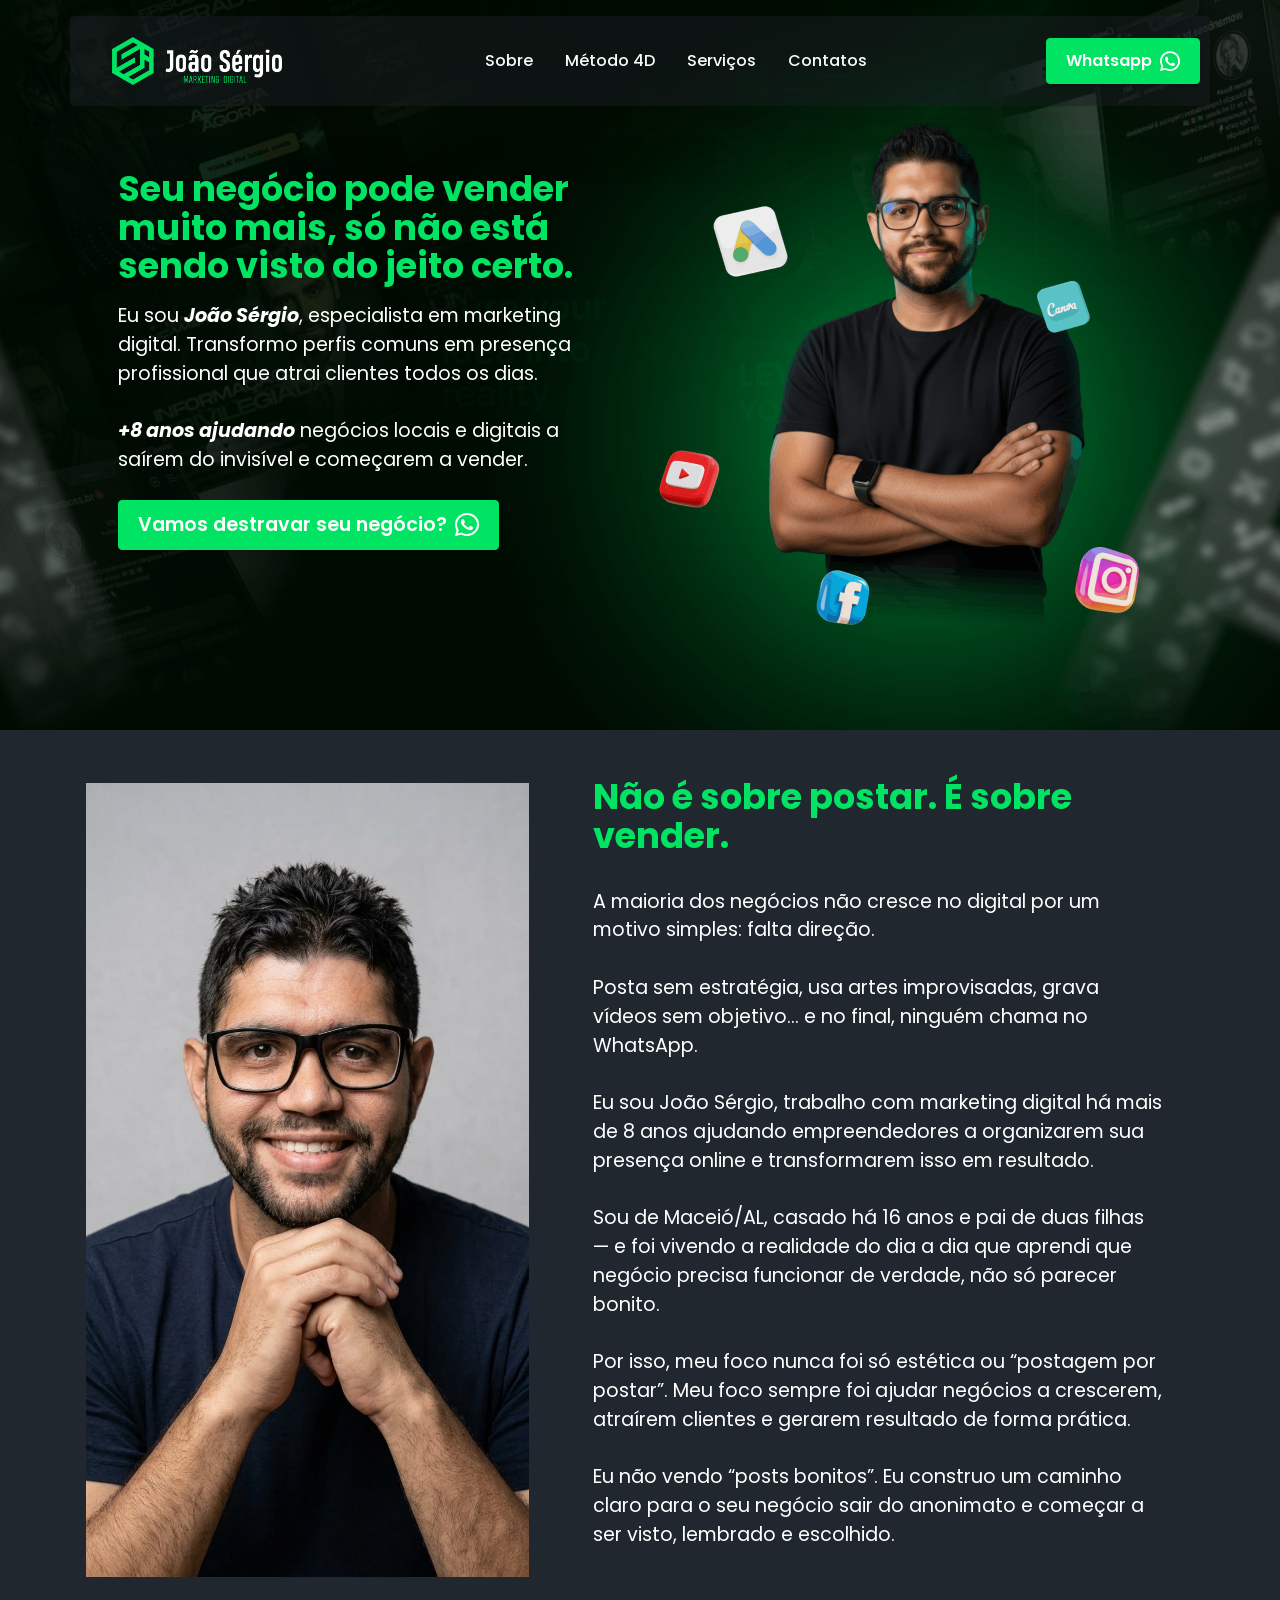
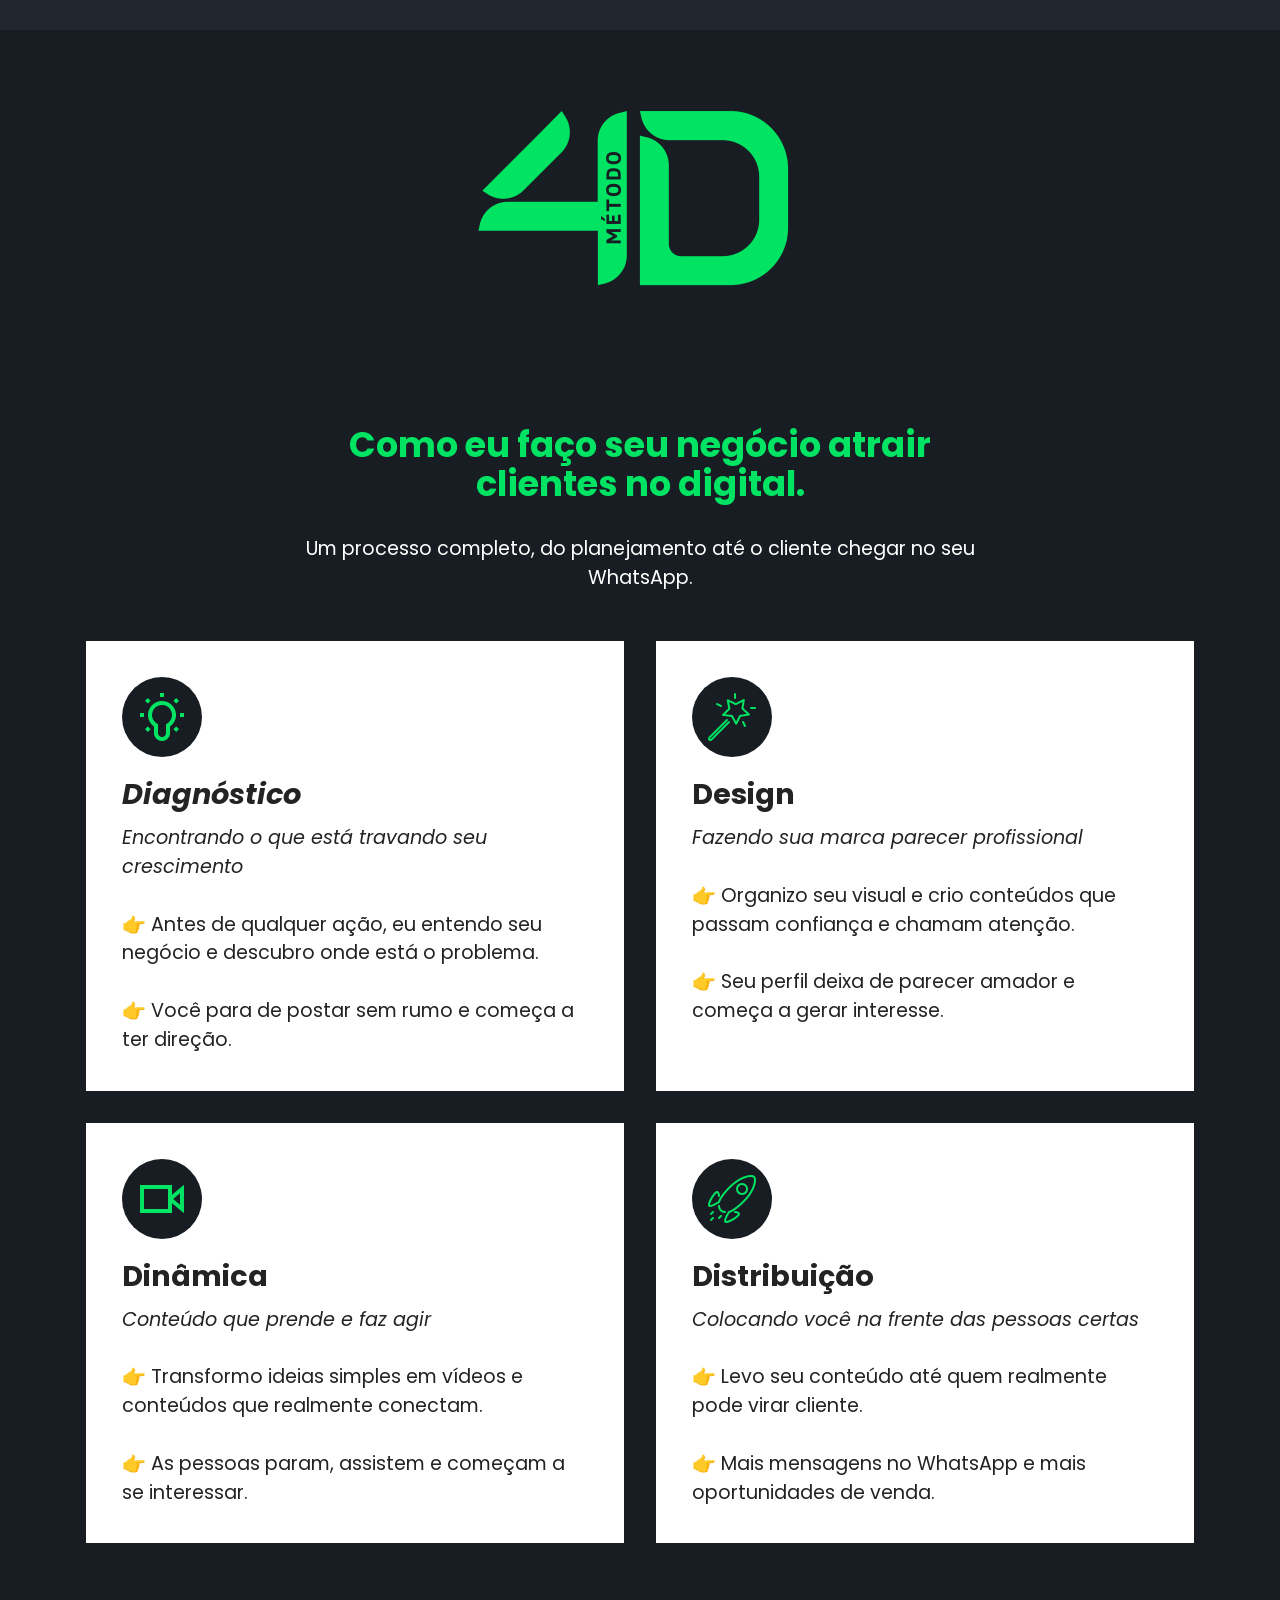
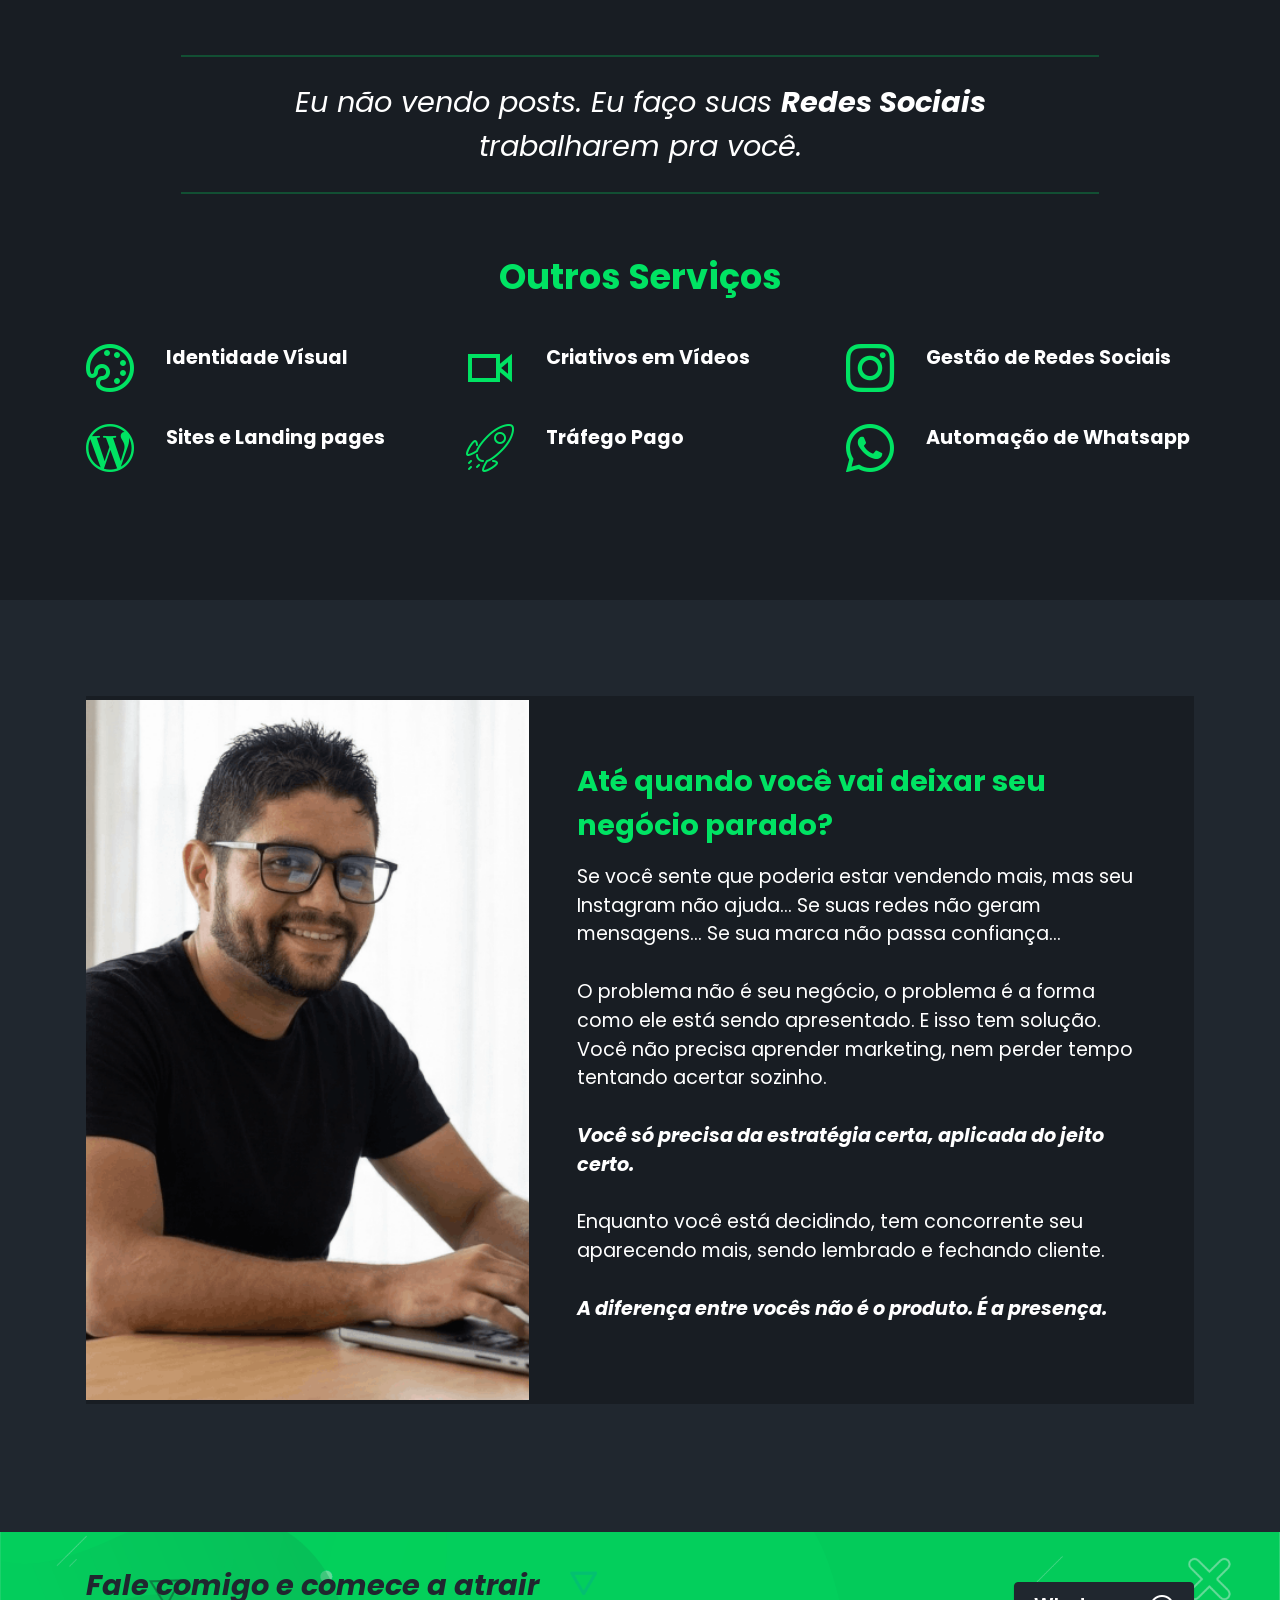
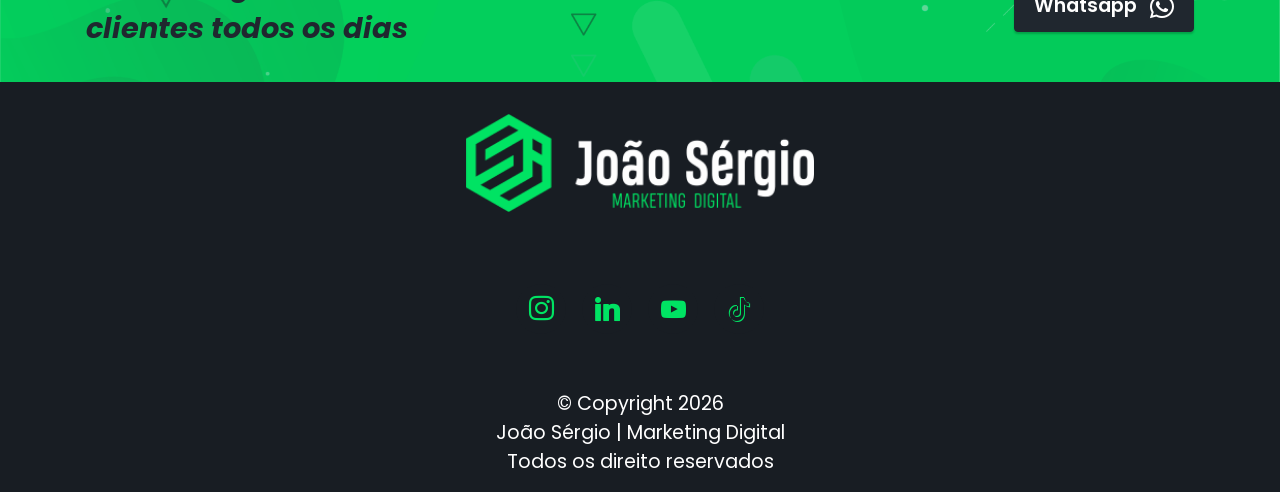
<file: index.html>
<!DOCTYPE html>
<html  >
<head>
  <!-- Site made with Mobirise Website Builder v6.1.12, https://mobirise.com -->
  <meta charset="UTF-8">
  <meta http-equiv="X-UA-Compatible" content="IE=edge">
  <meta name="generator" content="Mobirise v6.1.12, mobirise.com">
  <meta name="viewport" content="width=device-width, initial-scale=1, minimum-scale=1">
  <link rel="shortcut icon" href="assets/images/7-128x148.png" type="image/x-icon">
  <meta name="description" content="">
  
  
  <title>Home</title>
  <link rel="stylesheet" href="assets/web/assets/mobirise-icons2/mobirise2.css">
  <link rel="stylesheet" href="assets/web/assets/mobirise-icons/mobirise-icons.css">
  <link rel="stylesheet" href="assets/bootstrap/css/bootstrap.min.css">
  <link rel="stylesheet" href="assets/parallax/jarallax.css">
  <link rel="stylesheet" href="assets/dropdown/css/style.css">
  <link rel="stylesheet" href="assets/socicon/css/styles.css">
  <link rel="stylesheet" href="assets/theme/css/style.css">
  <link rel="preload" href="https://fonts.googleapis.com/css?family=Poppins:100,100i,200,200i,300,300i,400,400i,500,500i,600,600i,700,700i,800,800i,900,900i&display=swap" as="style" onload="this.onload=null;this.rel='stylesheet'">
  <noscript><link rel="stylesheet" href="https://fonts.googleapis.com/css?family=Poppins:100,100i,200,200i,300,300i,400,400i,500,500i,600,600i,700,700i,800,800i,900,900i&display=swap"></noscript>
  <link rel="preload" as="style" href="assets/mobirise/css/mbr-additional.css?v=D89KSi"><link rel="stylesheet" href="assets/mobirise/css/mbr-additional.css?v=D89KSi" type="text/css">

  
  
  
</head>
<body>
  
  <section data-bs-version="5.1" class="menu menu1 cid-veJgmnyO9M" once="menu" id="menu01-1x">
	

	<nav class="navbar navbar-dropdown navbar-expand-lg">
		<div class="container">
			<div class="navbar-brand">
				<span class="navbar-logo">
					<a href="index.html">
						<img src="assets/images/logo-js2-337x95.png" alt="Mobirise Website Builder" style="height: 3rem;">
					</a>
				</span>
				
			</div>
			<button class="navbar-toggler" type="button" data-toggle="collapse" data-bs-toggle="collapse" data-target="#navbarSupportedContent" data-bs-target="#navbarSupportedContent" aria-controls="navbarNavAltMarkup" aria-expanded="false" aria-label="Toggle navigation">
				<div class="hamburger">
					<span></span>
					<span></span>
					<span></span>
					<span></span>
				</div>
			</button>
			<div class="collapse navbar-collapse" id="navbarSupportedContent">
				<ul class="navbar-nav nav-dropdown" data-app-modern-menu="true"><li class="nav-item">
						<a class="nav-link link text-white text-primary display-4" href="index.html#article02-9">Sobre</a>
					</li><li class="nav-item"><a class="nav-link link text-white text-primary display-4" href="index.html#image01-15">Método 4D</a></li>
					<li class="nav-item">
						<a class="nav-link link text-white text-primary display-4" href="index.html#features022-16" aria-expanded="false">Serviços</a>
					</li>
					<li class="nav-item">
						<a class="nav-link link text-white text-primary display-4" href="index.html#features035-1a">Contatos</a>
					</li></ul>
				
				<div class="navbar-buttons mbr-section-btn"><a class="btn btn-primary display-4"><span class="socicon socicon-whatsapp mbr-iconfont mbr-iconfont-btn"></span>Whatsapp</a></div>
			</div>
		</div>
	</nav>
</section>

<section data-bs-version="5.1" class="header11 cid-veCTSgNxer" id="header11-1m">

    

    
    

    <div class="container">
        <div class="row justify-content-center">
            <div class="col-12 col-md-6 image-wrapper">
                <img class="w-100" src="assets/images/meu20site-1076x1076.png" alt="Mobirise Website Builder">
            </div>
            <div class="col-12 col-md">
                <div class="text-wrapper text-center">
                    <h1 class="mbr-section-title mbr-fonts-style mb-3 display-2"><strong>Seu negócio pode vender muito mais, só não está sendo visto do jeito certo.</strong></h1>
                    <p class="mbr-text mbr-fonts-style display-7">Eu sou <em><strong>João Sérgio</strong></em>, especialista em marketing digital. Transformo perfis comuns em presença profissional que atrai clientes todos os dias.
<br>
<br><strong><em>+8 anos ajudando</em></strong> negócios locais e digitais a saírem do invisível e começarem a vender.</p>
                    <div class="mbr-section-btn mt-3"><a class="btn btn-primary display-7" href="https://wa.me/5582999507120?text=Ol%C3%A1%2C%20queor%20saber%20mais%20como%20vc%20pode%20me%20ajudar%20com%20meu%20neg%C3%B3cio." target="_blank"><span class="socicon socicon-whatsapp mbr-iconfont mbr-iconfont-btn"></span>Vamos destravar seu negócio?</a></div>
                </div>
            </div>
        </div>
    </div>
</section>

<section data-bs-version="5.1" class="start article2 cid-vezep8GvpN mbr-fullscreen" id="article02-9">
	

	
	

	<div class="container">
		<div class="row justify-content-center">
			<div class="col-12 col-md-12 col-lg-5 image-wrapper">
				<img class="w-100" src="assets/images/man-with-glasses-202603211514-768x1376.jpg" alt="Mobirise Website Builder">
			</div>
			<div class="col-12 col-md-12 col-lg">
				<div class="text-wrapper align-left">
					<h1 class="mbr-section-title mbr-fonts-style mb-4 display-2"><strong>Não é sobre postar. É sobre vender.</strong></h1>
					<p class="mbr-text align-left mbr-fonts-style mb-4 display-7">A maioria dos negócios não cresce no digital por um motivo simples: falta direção.<br><br>Posta sem estratégia, usa artes improvisadas, grava vídeos sem objetivo… e no final, ninguém chama no WhatsApp.<br><br>Eu sou João Sérgio, trabalho com marketing digital há mais de 8 anos ajudando empreendedores a organizarem sua presença online e transformarem isso em resultado.<br><br>Sou de Maceió/AL, casado há 16 anos e pai de duas filhas — e foi vivendo a realidade do dia a dia que aprendi que negócio precisa funcionar de verdade, não só parecer bonito.<br><br>Por isso, meu foco nunca foi só estética ou “postagem por postar”. Meu foco sempre foi ajudar negócios a crescerem, atraírem clientes e gerarem resultado de forma prática.<br><br>Eu não vendo “posts bonitos”. Eu construo um caminho claro para o seu negócio sair do anonimato e começar a ser visto, lembrado e escolhido.</p>
					
				</div>
			</div>
		</div>
	</div>
</section>

<section data-bs-version="5.1" class="image01 cid-veCHUojvIq" id="image01-15">
  

  
  

  <div class="container">
    <div class="row justify-content-center">
      <div class="col-12 col-lg-4">
        <div class="image-wrapper mb-4">
          <img class="w-100" src="assets/images/loho-696x696.png" alt="Mobirise Website Builder">
        </div>
        
        
      </div>
    </div>
  </div>
</section>

<section data-bs-version="5.1" class="features22 cid-veCHWHVYmi" id="features022-16">
  

  
  
  <div class="container">
    <div class="row mb-5 justify-content-center">
      <div class="col-12 content-head">
        <h3 class="mbr-section-title mbr-fonts-style align-center mb-0 display-2"><strong>Como eu faço seu negócio atrair</strong><br><strong> clientes no digital.</strong></h3>
        <h5 class="mbr-section-subtitle mbr-fonts-style align-center mb-0 mt-4 display-7">Um processo completo, do planejamento até o cliente chegar no seu WhatsApp.</h5>
      </div>
    </div>
    <div class="row mbr-masonry" data-masonry="{&quot;percentPosition&quot;: true }">
      
      <div class="item features-without-image col-12 col-md-6 col-lg-6 item-mb active">
        <div class="item-wrapper">
          <div class="card-box align-left">
            <div class="iconfont-wrapper">
              <span class="mbr-iconfont mobi-mbri-idea mobi-mbri"></span>
            </div>
            <h5 class="card-title mbr-fonts-style display-5"><strong><em>Diagnóstico</em></strong><br></h5>
            <p class="card-text mbr-fonts-style display-7"><em>Encontrando o que está travando seu crescimento</em><br><br>👉 Antes de qualquer ação, eu entendo seu negócio e descubro onde está o problema.<br><br>👉 Você para de postar sem rumo e começa a ter direção.<br></p>

            
          </div>
        </div>
      </div><div class="item features-without-image col-12 col-md-6 col-lg-6 item-mb">
        <div class="item-wrapper">
          <div class="card-box align-left">
            <div class="iconfont-wrapper">
              <span class="mbr-iconfont mbri-magic-stick"></span>
            </div>
            <h5 class="card-title mbr-fonts-style display-5">
              <strong>Design</strong></h5>
            <p class="card-text mbr-fonts-style display-7"><em>Fazendo sua marca parecer&nbsp;</em><em>profissional<br></em><br>👉 Organizo seu visual e crio conteúdos que passam confiança e chamam atenção.<br><br>👉 Seu perfil deixa de parecer amador e começa a gerar interesse.<br><br></p>

            
          </div>
        </div>
      </div>
      <div class="item features-without-image col-12 col-md-6 col-lg-6 item-mb">
        <div class="item-wrapper">
          <div class="card-box align-left">
            <div class="iconfont-wrapper">
              <span class="mbr-iconfont mobi-mbri-video mobi-mbri"></span>
            </div>
            <h5 class="card-title mbr-fonts-style display-5">
              <strong>Dinâmica</strong></h5>
            <p class="card-text mbr-fonts-style display-7"><em>Conteúdo que prende e faz agir</em><br><br>👉 Transformo ideias simples em vídeos e conteúdos que realmente conectam.<br><br>👉 As pessoas param, assistem e começam a se interessar.</p>

            
          </div>
        </div>
      </div>
      <div class="item features-without-image col-12 col-md-6 col-lg-6 item-mb">
        <div class="item-wrapper">
          <div class="card-box align-left">
            <div class="iconfont-wrapper">
              <span class="mbr-iconfont mbri-rocket"></span>
            </div>
            <h5 class="card-title mbr-fonts-style display-5">
              <strong>Distribuição</strong></h5>
            <p class="card-text mbr-fonts-style display-7"><em>Colocando você na frente das pessoas certas</em><br><br>👉 Levo seu conteúdo até quem realmente pode virar cliente.<br><br>👉 Mais mensagens no WhatsApp e mais oportunidades de venda.</p>

            
          </div>
        </div>
      </div>
      
      
    </div>
  </div>
</section>

<section data-bs-version="5.1" class="content6 cid-veCHYVAHMo" id="content6-17">
    
    <div class="container">
        <div class="row justify-content-center">
            <div class="col-md-12 col-lg-10">
                <hr class="line">
                <p class="mbr-text align-center mbr-fonts-style my-4 display-5"><em>Eu não vendo posts. Eu faço suas <strong>Redes Sociais</strong></em><br><em>trabalharem pra você.</em></p>
                <hr class="line">
            </div>
        </div>
    </div>
</section>

<section data-bs-version="5.1" class="social02 cid-veCI35BtL2" id="social02-18">
	

	
	
	<div class="container">
		<div class="row justify-content-center">
			<div class="col-12 content-head">
				<div class="mb-5">
					<h5 class="mbr-section-title mbr-fonts-style align-center mb-0 display-2">
						<strong>Outros Serviços</strong></h5>
					
				</div>
			</div>
		</div>
		<div class="row">
			<div class="item features-without-image col-12 col-md-6 col-lg-4 active">
				<div class="item-wrapper">
					<span class="mbr-iconfont m-auto mobi-mbri-change-style mobi-mbri"></span>
					<div class="card-box">
						<h4 class="card-title mbr-fonts-style mb-1 display-7">
							<strong>Identidade Vísual</strong></h4>
						
					</div>
				</div>
			</div><div class="item features-without-image col-12 col-md-6 col-lg-4">
				<div class="item-wrapper">
					<span class="mbr-iconfont m-auto mobi-mbri-video mobi-mbri"></span>
					<div class="card-box">
						<h4 class="card-title mbr-fonts-style mb-1 display-7">
							<strong>Criativos em Vídeos</strong></h4>
						
					</div>
				</div>
			</div>
			
			<div class="item features-without-image col-12 col-md-6 col-lg-4">
				<div class="item-wrapper">
					<span class="mbr-iconfont m-auto socicon-instagram socicon"></span>
					<div class="card-box">
						<h4 class="card-title mbr-fonts-style mb-1 display-7">
							<strong>Gestão de Redes Sociais</strong></h4>
						
					</div>
				</div>
			</div>
			<div class="item features-without-image col-12 col-md-6 col-lg-4">
				<div class="item-wrapper">
					<span class="mbr-iconfont m-auto socicon-wordpress socicon"></span>
					<div class="card-box">
						<h4 class="card-title mbr-fonts-style mb-1 display-7">
							<strong>Sites e Landing pages</strong></h4>
						
					</div>
				</div>
			</div>
			<div class="item features-without-image col-12 col-md-6 col-lg-4">
				<div class="item-wrapper">
					<span class="mbr-iconfont m-auto mbri-rocket"></span>
					<div class="card-box">
						<h4 class="card-title mbr-fonts-style mb-1 display-7">
							<strong>Tráfego Pago</strong></h4>
						
					</div>
				</div>
			</div>
			<div class="item features-without-image col-12 col-md-6 col-lg-4">
				<div class="item-wrapper">
					<span class="mbr-iconfont m-auto socicon-whatsapp socicon"></span>
					<div class="card-box">
						<h4 class="card-title mbr-fonts-style mb-1 display-7">
							<strong>Automação de Whatsapp</strong></h4>
						
					</div>
				</div>
			</div>
		</div>
	</div>
</section>

<section data-bs-version="5.1" class="news06 cid-veCI5dd2i7" id="news06-19">
  

  
  

  <div class="container">
    <div class="row justify-content-center">
      
    </div>
    <div class="row justify-content-center align-items-center item features-image">
      <div class="col-12 ">
        <div class="item-wrapper">
          <div class="row">
            <div class="col-12 col-md-12 col-lg-5 image-wrapper">
              <img class="w-100" src="assets/images/a-hyper-realistic-professional-202603220207-1076x601.png" alt="Mobirise Website Builder">
            </div>
            <div class="col-12 col-lg col-md-12">
              <div class="text-wrapper align-left">
                <h5 class="mbr-section-title mbr-fonts-style mb-3 display-5"><strong>Até quando você vai deixar seu negócio parado?</strong></h5>
                
                <p class="mbr-text mbr-fonts-style mb-3 display-7">Se você sente que poderia estar vendendo mais, mas seu Instagram não ajuda… Se suas redes não geram mensagens… Se sua marca não passa confiança… <br><br>O problema não é seu negócio, o&nbsp;problema é a forma como ele está sendo apresentado. E isso tem solução. Você não precisa aprender marketing, nem perder tempo tentando acertar sozinho.<br><br><strong><em>Você só precisa da estratégia certa, aplicada do jeito certo.</em></strong><br><br>Enquanto você está decidindo, tem concorrente seu aparecendo mais, sendo lembrado e fechando cliente.<br><br><em><strong>A</strong></em><strong><em> diferença entre vocês não é o produto. É a presença.<br></em></strong></p>
                
              </div>
            </div>
          </div>
        </div>
      </div>
    </div>
    
  </div>
</section>

<section data-bs-version="5.1" class="features035 cid-veCI5YAJgy mbr-parallax-background" id="features035-1a">
	

	
	<div class="mbr-overlay" style="opacity: 0.6; background-color: rgb(6, 196, 89);">
	</div>
	<div class="container">
		<div class="row">
			<div class="col-12 col-lg-9 active">
				<div class="item-wrapper">
					<div class="card-box">
						<h4 class="card-text mbr-fonts-style display-5"><strong><em>Fale comigo e comece a atrair</em></strong><br><strong><em>clientes todos os dias</em></strong></h4>
					</div>
				</div>
			</div>
			<div class="col-12 col-lg-3 active">
				<div class="mbr-section-btn"><a class="btn btn-secondary display-7" href="https://wa.me/5582999507120?text=Ol%C3%A1%2C%20queor%20saber%20mais%20como%20vc%20pode%20me%20ajudar%20com%20meu%20neg%C3%B3cio."><span class="socicon socicon-whatsapp mbr-iconfont mbr-iconfont-btn"></span>Whatsapp&nbsp;</a></div>
			</div>
		</div>
	</div>
</section>

<section data-bs-version="5.1" class="image3 cid-veCJusse6V" id="image03-1e">
  

  
  

  <div class="container">
    <div class="row justify-content-center">
      <div class="col-12 col-lg-4">
        
        
        <div class="image-wrapper">
          <img class="w-100" src="assets/images/logo-js2-337x95.png" alt="Mobirise Website Builder">
        </div>
      </div>
    </div>
  </div>
</section>

<section data-bs-version="5.1" class="footer3 cid-veJ9g2B7jJ" once="footers" id="footer03-1w">

        

    

    <div class="container">
        <div class="row">
            

            <div class="col-12 mt-4">
                <div class="social-row">
                    <div class="soc-item">
                        <a href="https://www.instagram.com/joaosergio4d/" target="_blank">
                            <span class="mbr-iconfont display-7 socicon-instagram socicon"></span>
                        </a>
                    </div>
                    <div class="soc-item">
                        <a href="http://www.linkedin.com/in/joaosergiomkt" target="_blank">
                            <span class="mbr-iconfont socicon-linkedin socicon"></span>
                        </a>
                    </div>
                    <div class="soc-item">
                        <a href="https://www.youtube.com/@joaosergio4d" target="_blank">
                            <span class="mbr-iconfont socicon-youtube socicon"></span>
                        </a>
                    </div>
                    <div class="soc-item">
                        <a href="https://www.tiktok.com/@joaosergio4d" target="_blank">
                            <span class="mbr-iconfont socicon-tiktok socicon"></span>
                        </a>
                    </div>
                    
                </div>
            </div>
            <div class="col-12 mt-5">
                <p class="mbr-fonts-style copyright display-7">
                    © Copyright 2026<br>João Sérgio | Marketing Digital<br>Todos os direito reservados</p>
            </div>
        </div>
    </div>
</section>
  
</body>
</html>
</file>
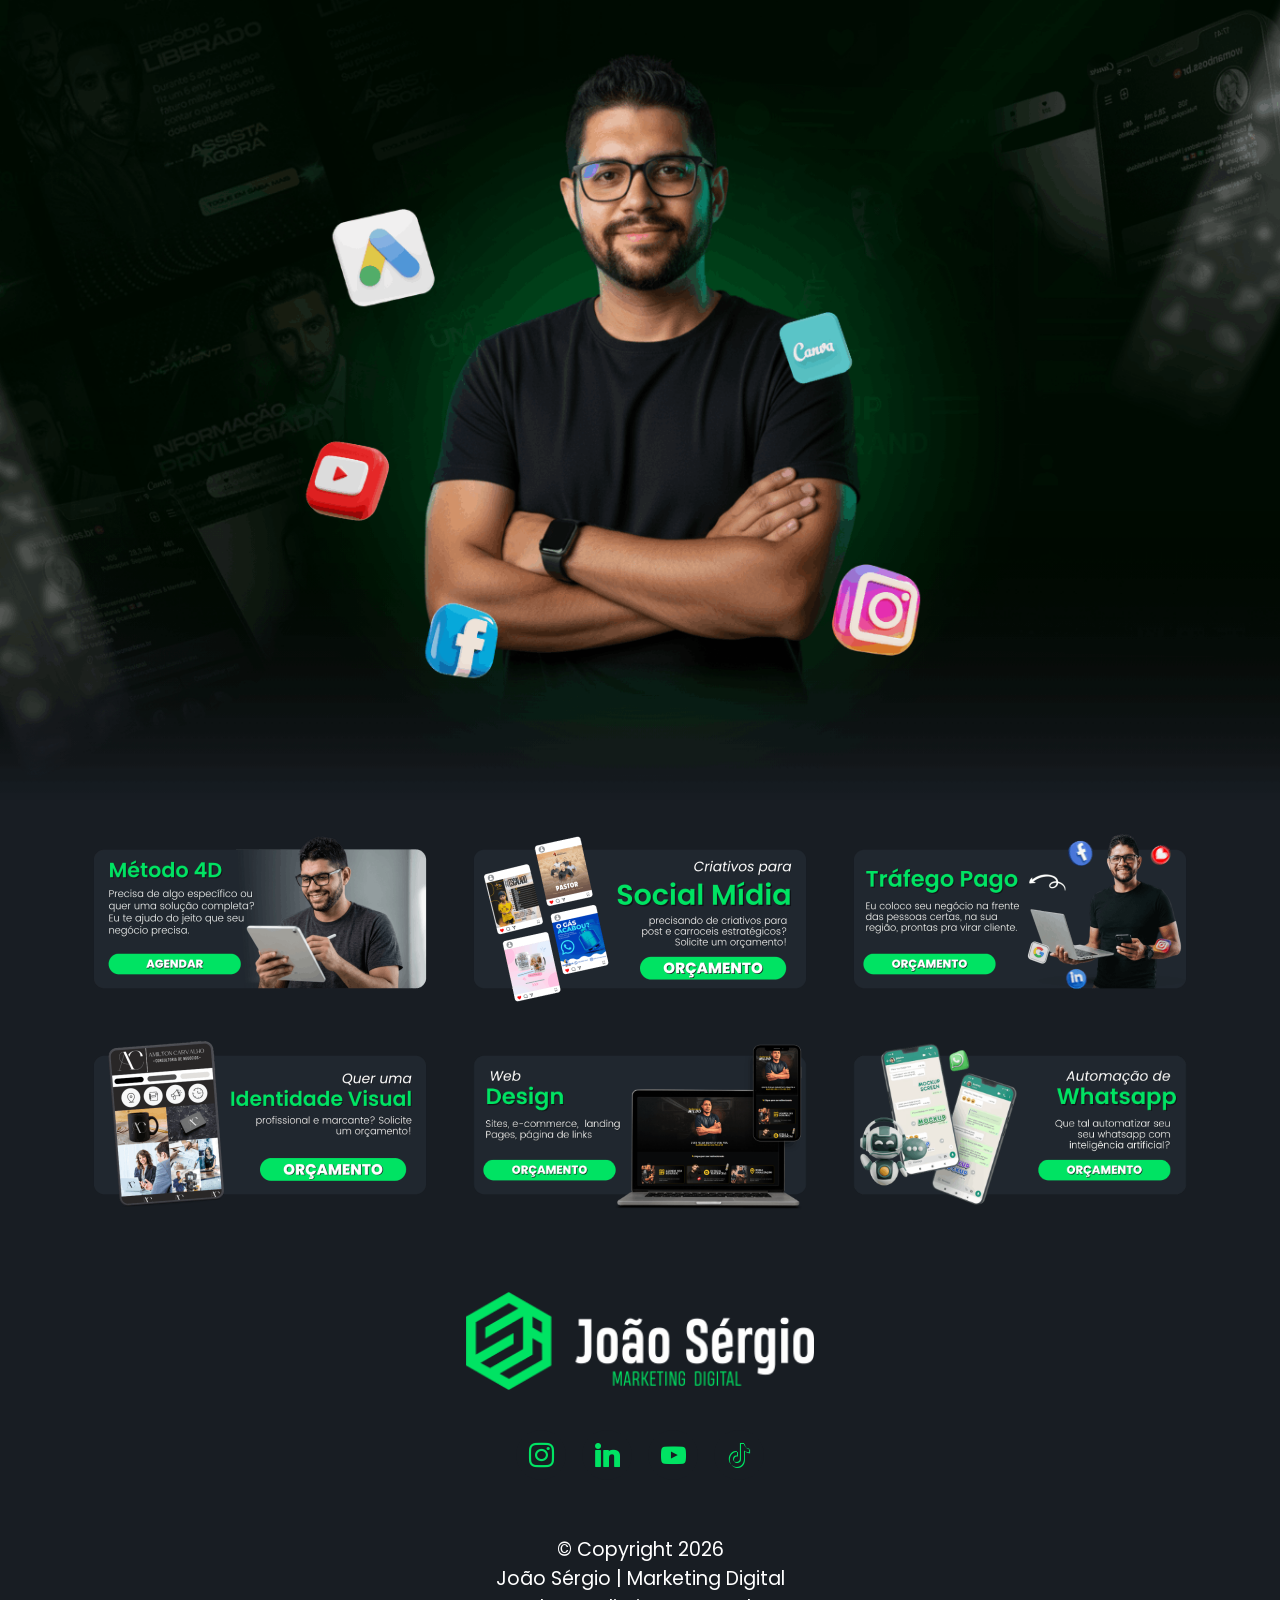
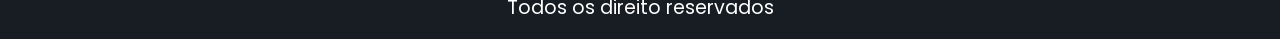
<file: links.html>
<!DOCTYPE html>
<html  >
<head>
  <!-- Site made with Mobirise Website Builder v6.1.12, https://mobirise.com -->
  <meta charset="UTF-8">
  <meta http-equiv="X-UA-Compatible" content="IE=edge">
  <meta name="generator" content="Mobirise v6.1.12, mobirise.com">
  <meta name="viewport" content="width=device-width, initial-scale=1, minimum-scale=1">
  <link rel="shortcut icon" href="assets/images/7-128x148.png" type="image/x-icon">
  <meta name="description" content="">
  
  
  <title>links</title>
  <link rel="stylesheet" href="assets/bootstrap/css/bootstrap.min.css">
  <link rel="stylesheet" href="assets/socicon/css/styles.css">
  <link rel="stylesheet" href="assets/theme/css/style.css">
  <link rel="preload" href="https://fonts.googleapis.com/css?family=Poppins:100,100i,200,200i,300,300i,400,400i,500,500i,600,600i,700,700i,800,800i,900,900i&display=swap" as="style" onload="this.onload=null;this.rel='stylesheet'">
  <noscript><link rel="stylesheet" href="https://fonts.googleapis.com/css?family=Poppins:100,100i,200,200i,300,300i,400,400i,500,500i,600,600i,700,700i,800,800i,900,900i&display=swap"></noscript>
  <link rel="preload" as="style" href="assets/mobirise/css/mbr-additional.css?v=bR3uf2"><link rel="stylesheet" href="assets/mobirise/css/mbr-additional.css?v=bR3uf2" type="text/css">

  
  
  
</head>
<body>
  
  <section data-bs-version="5.1" class="image03 cid-veJ74mY0mw" id="image04-1p">
    

    <div class="image-block m-auto">
        <img src="assets/images/fundo2-1366x854.png" alt="Mobirise">
        
    </div>
</section>

<section data-bs-version="5.1" class="gallery3 cid-veJ7wmQf3P" id="gallery03-1r">
    
    
    <div class="container">
      <div class="row justify-content-center">
        <div class="col-12 content-head">
          
        </div>
      </div>
      <div class="row">
        <div class="item features-image col-12 col-md-6 col-lg-4">
          <div class="item-wrapper">
            <div class="item-img">
              <a href="https://wa.me/5582999507120?text=Ol%C3%A1%2C%20queor%20saber%20mais%20como%20vc%20pode%20me%20ajudar%20com%20meu%20neg%C3%B3cio." target="_blank"><img src="assets/images/1-696x348.png" alt="Mobirise Website Builder" title="" data-slide-to="0" data-bs-slide-to="0"></a>
            </div>
            
          </div>
        </div>
        <div class="item features-image col-12 col-md-6 col-lg-4">
          <div class="item-wrapper">
            <div class="item-img">
              <a href="https://wa.me/5582999507120?text=Ol%C3%A1%2C%20queor%20saber%20mais%20como%20vc%20pode%20me%20ajudar%20com%20meu%20neg%C3%B3cio." target="_blank"><img src="assets/images/2-696x348.png" alt="Mobirise Website Builder" title="" data-slide-to="1" data-bs-slide-to="1"></a>
            </div>
            
          </div>
        </div>
        <div class="item features-image col-12 col-md-6 col-lg-4">
          <div class="item-wrapper">
            <div class="item-img">
              <a href="https://wa.me/5582999507120?text=Ol%C3%A1%2C%20queor%20saber%20mais%20como%20vc%20pode%20me%20ajudar%20com%20meu%20neg%C3%B3cio." target="_blank"><img src="assets/images/3-696x348.png" alt="Mobirise Website Builder" title="" data-slide-to="2" data-bs-slide-to="2"></a>
            </div>
            
          </div>
        </div>
        <div class="item features-image col-12 col-md-6 col-lg-4">
          <div class="item-wrapper">
            <div class="item-img">
              <a href="https://wa.me/5582999507120?text=Ol%C3%A1%2C%20queor%20saber%20mais%20como%20vc%20pode%20me%20ajudar%20com%20meu%20neg%C3%B3cio." target="_blank"><img src="assets/images/4-696x348.png" alt="Mobirise Website Builder" title="" data-slide-to="3" data-bs-slide-to="3"></a>
            </div>
            
          </div>
        </div><div class="item features-image col-12 col-md-6 col-lg-4">
          <div class="item-wrapper">
            <div class="item-img">
              <img src="assets/images/5-1000x500.png" alt="Mobirise Website Builder" title="" data-slide-to="4" data-bs-slide-to="4">
            </div>
            
          </div>
        </div><div class="item features-image col-12 col-md-6 col-lg-4">
          <div class="item-wrapper">
            <div class="item-img">
              <img src="assets/images/6-1000x500.png" alt="Mobirise Website Builder" title="" data-slide-to="5" data-bs-slide-to="5">
            </div>
            
          </div>
        </div>
      </div>
    </div>
  </section>

<section data-bs-version="5.1" class="image3 cid-veJ8RxFMjW" id="image03-1u">
  

  
  

  <div class="container">
    <div class="row justify-content-center">
      <div class="col-12 col-lg-4">
        
        
        <div class="image-wrapper">
          <img class="w-100" src="assets/images/logo-js2-337x95.png" alt="Mobirise Website Builder">
        </div>
      </div>
    </div>
  </div>
</section>

<section data-bs-version="5.1" class="footer3 cid-veJ9g2B7jJ" once="footers" id="footer03-1w">

        

    

    <div class="container">
        <div class="row">
            

            <div class="col-12 mt-4">
                <div class="social-row">
                    <div class="soc-item">
                        <a href="https://www.instagram.com/joaosergio4d/" target="_blank">
                            <span class="mbr-iconfont display-7 socicon-instagram socicon"></span>
                        </a>
                    </div>
                    <div class="soc-item">
                        <a href="http://www.linkedin.com/in/joaosergiomkt" target="_blank">
                            <span class="mbr-iconfont socicon-linkedin socicon"></span>
                        </a>
                    </div>
                    <div class="soc-item">
                        <a href="https://www.youtube.com/@joaosergio4d" target="_blank">
                            <span class="mbr-iconfont socicon-youtube socicon"></span>
                        </a>
                    </div>
                    <div class="soc-item">
                        <a href="https://www.tiktok.com/@joaosergio4d" target="_blank">
                            <span class="mbr-iconfont socicon-tiktok socicon"></span>
                        </a>
                    </div>
                    
                </div>
            </div>
            <div class="col-12 mt-5">
                <p class="mbr-fonts-style copyright display-7">
                    © Copyright 2026<br>João Sérgio | Marketing Digital<br>Todos os direito reservados</p>
            </div>
        </div>
    </div>
</section>
  
</body>
</html>
</file>
<file: assets/web/assets/mobirise-icons2/mobirise2.css>
@font-face {
  font-family: 'Moririse2';
  font-display: swap;
  src:  url('mobirise2.eot?f2bix4');
  src:  url('mobirise2.eot?f2bix4#iefix') format('embedded-opentype'),
    url('mobirise2.woff2?f2bix4') format('woff2'),
    url('mobirise2.woff?f2bix4') format('woff'),
    url('mobirise2.ttf?f2bix4') format('truetype'),
    url('mobirise2.svg?f2bix4#mobirise2') format('svg');
  font-weight: normal;
  font-style: normal;
}

[class^="mobi-"], [class*=" mobi-"] {
  /* use !important to prevent issues with browser extensions that change fonts */
  font-family: 'Moririse2' !important;
  speak: none;
  font-style: normal;
  font-weight: normal;
  font-variant: normal;
  text-transform: none;
  line-height: 1;

  /* Better Font Rendering =========== */
  -webkit-font-smoothing: antialiased;
  -moz-osx-font-smoothing: grayscale;
}

.mobi-mbri-add-submenu:before {
  content: "\e900";
}
.mobi-mbri-alert:before {
  content: "\e901";
}
.mobi-mbri-align-center:before {
  content: "\e902";
}
.mobi-mbri-align-justify:before {
  content: "\e903";
}
.mobi-mbri-align-left:before {
  content: "\e904";
}
.mobi-mbri-align-right:before {
  content: "\e905";
}
.mobi-mbri-android:before {
  content: "\e906";
}
.mobi-mbri-apple:before {
  content: "\e907";
}
.mobi-mbri-arrow-down:before {
  content: "\e908";
}
.mobi-mbri-arrow-next:before {
  content: "\e909";
}
.mobi-mbri-arrow-prev:before {
  content: "\e90a";
}
.mobi-mbri-arrow-up:before {
  content: "\e90b";
}
.mobi-mbri-bold:before {
  content: "\e90c";
}
.mobi-mbri-bookmark:before {
  content: "\e90d";
}
.mobi-mbri-bootstrap:before {
  content: "\e90e";
}
.mobi-mbri-briefcase:before {
  content: "\e90f";
}
.mobi-mbri-browse:before {
  content: "\e910";
}
.mobi-mbri-bulleted-list:before {
  content: "\e911";
}
.mobi-mbri-calendar:before {
  content: "\e912";
}
.mobi-mbri-camera:before {
  content: "\e913";
}
.mobi-mbri-cart-add:before {
  content: "\e914";
}
.mobi-mbri-cart-full:before {
  content: "\e915";
}
.mobi-mbri-cash:before {
  content: "\e916";
}
.mobi-mbri-change-style:before {
  content: "\e917";
}
.mobi-mbri-chat:before {
  content: "\e918";
}
.mobi-mbri-clock:before {
  content: "\e919";
}
.mobi-mbri-close:before {
  content: "\e91a";
}
.mobi-mbri-cloud:before {
  content: "\e91b";
}
.mobi-mbri-code:before {
  content: "\e91c";
}
.mobi-mbri-contact-form:before {
  content: "\e91d";
}
.mobi-mbri-credit-card:before {
  content: "\e91e";
}
.mobi-mbri-cursor-click:before {
  content: "\e91f";
}
.mobi-mbri-cust-feedback:before {
  content: "\e920";
}
.mobi-mbri-database:before {
  content: "\e921";
}
.mobi-mbri-delivery:before {
  content: "\e922";
}
.mobi-mbri-desktop:before {
  content: "\e923";
}
.mobi-mbri-devices:before {
  content: "\e924";
}
.mobi-mbri-down:before {
  content: "\e925";
}
.mobi-mbri-download-2:before {
  content: "\e926";
}
.mobi-mbri-download:before {
  content: "\e927";
}
.mobi-mbri-drag-n-drop-2:before {
  content: "\e928";
}
.mobi-mbri-drag-n-drop:before {
  content: "\e929";
}
.mobi-mbri-edit-2:before {
  content: "\e92a";
}
.mobi-mbri-edit:before {
  content: "\e92b";
}
.mobi-mbri-error:before {
  content: "\e92c";
}
.mobi-mbri-extension:before {
  content: "\e92d";
}
.mobi-mbri-features:before {
  content: "\e92e";
}
.mobi-mbri-file:before {
  content: "\e92f";
}
.mobi-mbri-flag:before {
  content: "\e930";
}
.mobi-mbri-folder:before {
  content: "\e931";
}
.mobi-mbri-gift:before {
  content: "\e932";
}
.mobi-mbri-github:before {
  content: "\e933";
}
.mobi-mbri-globe-2:before {
  content: "\e934";
}
.mobi-mbri-globe:before {
  content: "\e935";
}
.mobi-mbri-growing-chart:before {
  content: "\e936";
}
.mobi-mbri-hearth:before {
  content: "\e937";
}
.mobi-mbri-help:before {
  content: "\e938";
}
.mobi-mbri-home:before {
  content: "\e939";
}
.mobi-mbri-hot-cup:before {
  content: "\e93a";
}
.mobi-mbri-idea:before {
  content: "\e93b";
}
.mobi-mbri-image-gallery:before {
  content: "\e93c";
}
.mobi-mbri-image-slider:before {
  content: "\e93d";
}
.mobi-mbri-info:before {
  content: "\e93e";
}
.mobi-mbri-italic:before {
  content: "\e93f";
}
.mobi-mbri-key:before {
  content: "\e940";
}
.mobi-mbri-laptop:before {
  content: "\e941";
}
.mobi-mbri-layers:before {
  content: "\e942";
}
.mobi-mbri-left-right:before {
  content: "\e943";
}
.mobi-mbri-left:before {
  content: "\e944";
}
.mobi-mbri-letter:before {
  content: "\e945";
}
.mobi-mbri-like:before {
  content: "\e946";
}
.mobi-mbri-link:before {
  content: "\e947";
}
.mobi-mbri-lock:before {
  content: "\e948";
}
.mobi-mbri-login:before {
  content: "\e949";
}
.mobi-mbri-logout:before {
  content: "\e94a";
}
.mobi-mbri-magic-stick:before {
  content: "\e94b";
}
.mobi-mbri-map-pin:before {
  content: "\e94c";
}
.mobi-mbri-menu:before {
  content: "\e94d";
}
.mobi-mbri-mobile-2:before {
  content: "\e94e";
}
.mobi-mbri-mobile-horizontal:before {
  content: "\e94f";
}
.mobi-mbri-mobile:before {
  content: "\e950";
}
.mobi-mbri-mobirise:before {
  content: "\e951";
}
.mobi-mbri-more-horizontal:before {
  content: "\e952";
}
.mobi-mbri-more-vertical:before {
  content: "\e953";
}
.mobi-mbri-music:before {
  content: "\e954";
}
.mobi-mbri-new-file:before {
  content: "\e955";
}
.mobi-mbri-numbered-list:before {
  content: "\e956";
}
.mobi-mbri-opened-folder:before {
  content: "\e957";
}
.mobi-mbri-pages:before {
  content: "\e958";
}
.mobi-mbri-paper-plane:before {
  content: "\e959";
}
.mobi-mbri-paperclip:before {
  content: "\e95a";
}
.mobi-mbri-phone:before {
  content: "\e95b";
}
.mobi-mbri-photo:before {
  content: "\e95c";
}
.mobi-mbri-photos:before {
  content: "\e95d";
}
.mobi-mbri-pin:before {
  content: "\e95e";
}
.mobi-mbri-play:before {
  content: "\e95f";
}
.mobi-mbri-plus:before {
  content: "\e960";
}
.mobi-mbri-preview:before {
  content: "\e961";
}
.mobi-mbri-print:before {
  content: "\e962";
}
.mobi-mbri-protect:before {
  content: "\e963";
}
.mobi-mbri-question:before {
  content: "\e964";
}
.mobi-mbri-quote-left:before {
  content: "\e965";
}
.mobi-mbri-quote-right:before {
  content: "\e966";
}
.mobi-mbri-redo:before {
  content: "\e967";
}
.mobi-mbri-refresh:before {
  content: "\e968";
}
.mobi-mbri-responsive-2:before {
  content: "\e969";
}
.mobi-mbri-responsive:before {
  content: "\e96a";
}
.mobi-mbri-right:before {
  content: "\e96b";
}
.mobi-mbri-rocket:before {
  content: "\e96c";
}
.mobi-mbri-sad-face:before {
  content: "\e96d";
}
.mobi-mbri-sale:before {
  content: "\e96e";
}
.mobi-mbri-save:before {
  content: "\e96f";
}
.mobi-mbri-search:before {
  content: "\e970";
}
.mobi-mbri-setting-2:before {
  content: "\e971";
}
.mobi-mbri-setting-3:before {
  content: "\e972";
}
.mobi-mbri-setting:before {
  content: "\e973";
}
.mobi-mbri-share:before {
  content: "\e974";
}
.mobi-mbri-shopping-bag:before {
  content: "\e975";
}
.mobi-mbri-shopping-basket:before {
  content: "\e976";
}
.mobi-mbri-shopping-cart:before {
  content: "\e977";
}
.mobi-mbri-sites:before {
  content: "\e978";
}
.mobi-mbri-smile-face:before {
  content: "\e979";
}
.mobi-mbri-speed:before {
  content: "\e97a";
}
.mobi-mbri-star:before {
  content: "\e97b";
}
.mobi-mbri-success:before {
  content: "\e97c";
}
.mobi-mbri-sun:before {
  content: "\e97d";
}
.mobi-mbri-sun2:before {
  content: "\e97e";
}
.mobi-mbri-tablet-vertical:before {
  content: "\e97f";
}
.mobi-mbri-tablet:before {
  content: "\e980";
}
.mobi-mbri-target:before {
  content: "\e981";
}
.mobi-mbri-timer:before {
  content: "\e982";
}
.mobi-mbri-to-ftp:before {
  content: "\e983";
}
.mobi-mbri-to-local-drive:before {
  content: "\e984";
}
.mobi-mbri-touch-swipe:before {
  content: "\e985";
}
.mobi-mbri-touch:before {
  content: "\e986";
}
.mobi-mbri-trash:before {
  content: "\e987";
}
.mobi-mbri-underline:before {
  content: "\e988";
}
.mobi-mbri-undo:before {
  content: "\e989";
}
.mobi-mbri-unlink:before {
  content: "\e98a";
}
.mobi-mbri-unlock:before {
  content: "\e98b";
}
.mobi-mbri-up-down:before {
  content: "\e98c";
}
.mobi-mbri-up:before {
  content: "\e98d";
}
.mobi-mbri-update:before {
  content: "\e98e";
}
.mobi-mbri-upload-2:before {
  content: "\e98f";
}
.mobi-mbri-upload:before {
  content: "\e990";
}
.mobi-mbri-user-2:before {
  content: "\e991";
}
.mobi-mbri-user:before {
  content: "\e992";
}
.mobi-mbri-users:before {
  content: "\e993";
}
.mobi-mbri-video-play:before {
  content: "\e994";
}
.mobi-mbri-video:before {
  content: "\e995";
}
.mobi-mbri-watch:before {
  content: "\e996";
}
.mobi-mbri-website-theme-2:before {
  content: "\e997";
}
.mobi-mbri-website-theme:before {
  content: "\e998";
}
.mobi-mbri-wifi:before {
  content: "\e999";
}
.mobi-mbri-windows:before {
  content: "\e99a";
}
.mobi-mbri-zoom-in:before {
  content: "\e99b";
}
.mobi-mbri-zoom-out:before {
  content: "\e99c";
}
</file>
<file: assets/web/assets/mobirise-icons/mobirise-icons.css>
@font-face {
  font-family: 'MobiriseIcons';
  src:  url('mobirise-icons.eot?spat4u');
  src:  url('mobirise-icons.eot?spat4u#iefix') format('embedded-opentype'),
    url('mobirise-icons.woff2?spat4u') format('woff2'),
    url('mobirise-icons.woff?spat4u') format('woff'),
    url('mobirise-icons.ttf?spat4u') format('truetype'),
    url('mobirise-icons.svg?spat4u#MobiriseIcons') format('svg');
  font-weight: normal;
  font-style: normal;
  font-display: swap;
}

[class^="mbri-"], [class*=" mbri-"] {
  /* use !important to prevent issues with browser extensions that change fonts */
  font-family: MobiriseIcons !important;
  speak: none;
  font-style: normal;
  font-weight: normal;
  font-variant: normal;
  text-transform: none;
  line-height: 1;

  /* Better Font Rendering =========== */
  -webkit-font-smoothing: antialiased;
  -moz-osx-font-smoothing: grayscale;
}

.mbri-add-submenu:before {
  content: "\e900";
}
.mbri-alert:before {
  content: "\e901";
}
.mbri-align-center:before {
  content: "\e902";
}
.mbri-align-justify:before {
  content: "\e903";
}
.mbri-align-left:before {
  content: "\e904";
}
.mbri-align-right:before {
  content: "\e905";
}
.mbri-android:before {
  content: "\e906";
}
.mbri-apple:before {
  content: "\e907";
}
.mbri-arrow-down:before {
  content: "\e908";
}
.mbri-arrow-next:before {
  content: "\e909";
}
.mbri-arrow-prev:before {
  content: "\e90a";
}
.mbri-arrow-up:before {
  content: "\e90b";
}
.mbri-bold:before {
  content: "\e90c";
}
.mbri-bookmark:before {
  content: "\e90d";
}
.mbri-bootstrap:before {
  content: "\e90e";
}
.mbri-briefcase:before {
  content: "\e90f";
}
.mbri-browse:before {
  content: "\e910";
}
.mbri-bulleted-list:before {
  content: "\e911";
}
.mbri-calendar:before {
  content: "\e912";
}
.mbri-camera:before {
  content: "\e913";
}
.mbri-cart-add:before {
  content: "\e914";
}
.mbri-cart-full:before {
  content: "\e915";
}
.mbri-cash:before {
  content: "\e916";
}
.mbri-change-style:before {
  content: "\e917";
}
.mbri-chat:before {
  content: "\e918";
}
.mbri-clock:before {
  content: "\e919";
}
.mbri-close:before {
  content: "\e91a";
}
.mbri-cloud:before {
  content: "\e91b";
}
.mbri-code:before {
  content: "\e91c";
}
.mbri-contact-form:before {
  content: "\e91d";
}
.mbri-credit-card:before {
  content: "\e91e";
}
.mbri-cursor-click:before {
  content: "\e91f";
}
.mbri-cust-feedback:before {
  content: "\e920";
}
.mbri-database:before {
  content: "\e921";
}
.mbri-delivery:before {
  content: "\e922";
}
.mbri-desktop:before {
  content: "\e923";
}
.mbri-devices:before {
  content: "\e924";
}
.mbri-down:before {
  content: "\e925";
}
.mbri-download:before {
  content: "\e989";
}
.mbri-drag-n-drop:before {
  content: "\e927";
}
.mbri-drag-n-drop2:before {
  content: "\e928";
}
.mbri-edit:before {
  content: "\e929";
}
.mbri-edit2:before {
  content: "\e92a";
}
.mbri-error:before {
  content: "\e92b";
}
.mbri-extension:before {
  content: "\e92c";
}
.mbri-features:before {
  content: "\e92d";
}
.mbri-file:before {
  content: "\e92e";
}
.mbri-flag:before {
  content: "\e92f";
}
.mbri-folder:before {
  content: "\e930";
}
.mbri-gift:before {
  content: "\e931";
}
.mbri-github:before {
  content: "\e932";
}
.mbri-globe:before {
  content: "\e933";
}
.mbri-globe-2:before {
  content: "\e934";
}
.mbri-growing-chart:before {
  content: "\e935";
}
.mbri-hearth:before {
  content: "\e936";
}
.mbri-help:before {
  content: "\e937";
}
.mbri-home:before {
  content: "\e938";
}
.mbri-hot-cup:before {
  content: "\e939";
}
.mbri-idea:before {
  content: "\e93a";
}
.mbri-image-gallery:before {
  content: "\e93b";
}
.mbri-image-slider:before {
  content: "\e93c";
}
.mbri-info:before {
  content: "\e93d";
}
.mbri-italic:before {
  content: "\e93e";
}
.mbri-key:before {
  content: "\e93f";
}
.mbri-laptop:before {
  content: "\e940";
}
.mbri-layers:before {
  content: "\e941";
}
.mbri-left-right:before {
  content: "\e942";
}
.mbri-left:before {
  content: "\e943";
}
.mbri-letter:before {
  content: "\e944";
}
.mbri-like:before {
  content: "\e945";
}
.mbri-link:before {
  content: "\e946";
}
.mbri-lock:before {
  content: "\e947";
}
.mbri-login:before {
  content: "\e948";
}
.mbri-logout:before {
  content: "\e949";
}
.mbri-magic-stick:before {
  content: "\e94a";
}
.mbri-map-pin:before {
  content: "\e94b";
}
.mbri-menu:before {
  content: "\e94c";
}
.mbri-mobile:before {
  content: "\e94d";
}
.mbri-mobile2:before {
  content: "\e94e";
}
.mbri-mobirise:before {
  content: "\e94f";
}
.mbri-more-horizontal:before {
  content: "\e950";
}
.mbri-more-vertical:before {
  content: "\e951";
}
.mbri-music:before {
  content: "\e952";
}
.mbri-new-file:before {
  content: "\e953";
}
.mbri-numbered-list:before {
  content: "\e954";
}
.mbri-opened-folder:before {
  content: "\e955";
}
.mbri-pages:before {
  content: "\e956";
}
.mbri-paper-plane:before {
  content: "\e957";
}
.mbri-paperclip:before {
  content: "\e958";
}
.mbri-photo:before {
  content: "\e959";
}
.mbri-photos:before {
  content: "\e95a";
}
.mbri-pin:before {
  content: "\e95b";
}
.mbri-play:before {
  content: "\e95c";
}
.mbri-plus:before {
  content: "\e95d";
}
.mbri-preview:before {
  content: "\e95e";
}
.mbri-print:before {
  content: "\e95f";
}
.mbri-protect:before {
  content: "\e960";
}
.mbri-question:before {
  content: "\e961";
}
.mbri-quote-left:before {
  content: "\e962";
}
.mbri-quote-right:before {
  content: "\e963";
}
.mbri-refresh:before {
  content: "\e964";
}
.mbri-responsive:before {
  content: "\e965";
}
.mbri-right:before {
  content: "\e966";
}
.mbri-rocket:before {
  content: "\e967";
}
.mbri-sad-face:before {
  content: "\e968";
}
.mbri-sale:before {
  content: "\e969";
}
.mbri-save:before {
  content: "\e96a";
}
.mbri-search:before {
  content: "\e96b";
}
.mbri-setting:before {
  content: "\e96c";
}
.mbri-setting2:before {
  content: "\e96d";
}
.mbri-setting3:before {
  content: "\e96e";
}
.mbri-share:before {
  content: "\e96f";
}
.mbri-shopping-bag:before {
  content: "\e970";
}
.mbri-shopping-basket:before {
  content: "\e971";
}
.mbri-shopping-cart:before {
  content: "\e972";
}
.mbri-sites:before {
  content: "\e973";
}
.mbri-smile-face:before {
  content: "\e974";
}
.mbri-speed:before {
  content: "\e975";
}
.mbri-star:before {
  content: "\e976";
}
.mbri-success:before {
  content: "\e977";
}
.mbri-sun:before {
  content: "\e978";
}
.mbri-sun2:before {
  content: "\e979";
}
.mbri-tablet:before {
  content: "\e97a";
}
.mbri-tablet-vertical:before {
  content: "\e97b";
}
.mbri-target:before {
  content: "\e97c";
}
.mbri-timer:before {
  content: "\e97d";
}
.mbri-to-ftp:before {
  content: "\e97e";
}
.mbri-to-local-drive:before {
  content: "\e97f";
}
.mbri-touch-swipe:before {
  content: "\e980";
}
.mbri-touch:before {
  content: "\e981";
}
.mbri-trash:before {
  content: "\e982";
}
.mbri-underline:before {
  content: "\e983";
}
.mbri-unlink:before {
  content: "\e984";
}
.mbri-unlock:before {
  content: "\e985";
}
.mbri-up-down:before {
  content: "\e986";
}
.mbri-up:before {
  content: "\e987";
}
.mbri-update:before {
  content: "\e988";
}
.mbri-upload:before {
 content: "\e926"; 
}
.mbri-user:before {
  content: "\e98a";
}
.mbri-user2:before {
  content: "\e98b";
}
.mbri-users:before {
  content: "\e98c";
}
.mbri-video:before {
  content: "\e98d";
}
.mbri-video-play:before {
  content: "\e98e";
}
.mbri-watch:before {
  content: "\e98f";
}
.mbri-website-theme:before {
  content: "\e990";
}
.mbri-wifi:before {
  content: "\e991";
}
.mbri-windows:before {
  content: "\e992";
}
.mbri-zoom-out:before {
  content: "\e993";
}
.mbri-redo:before {
  content: "\e994";
}
.mbri-undo:before {
  content: "\e995";
}
</file>
<file: assets/parallax/jarallax.css>
.jarallax {
    position: relative;
    z-index: 0;
}
.jarallax > .jarallax-img {
    position: absolute;
    object-fit: cover;
    /* support for plugin https://github.com/bfred-it/object-fit-images */
    font-family: 'object-fit: cover;';
    top: 0;
    left: 0;
    width: 100%;
    height: 100%;
    z-index: -1;
}
</file>
<file: assets/dropdown/css/style.css>
.navbar-dropdown {
  left: 0;
  padding: 0;
  position: absolute;
  right: 0;
  top: 0;
  transition: all 0.45s ease;
  z-index: 1030;
  background: #282828; }
  .navbar-dropdown .navbar-logo {
    margin-right: 0.8rem;
    transition: margin 0.3s ease-in-out;
    vertical-align: middle; }
    .navbar-dropdown .navbar-logo img {
      height: 3.125rem;
      transition: all 0.3s ease-in-out; }
    .navbar-dropdown .navbar-logo.mbr-iconfont {
      font-size: 3.125rem;
      line-height: 3.125rem; }
  .navbar-dropdown .navbar-caption {
    font-weight: 700;
    white-space: normal;
    vertical-align: -4px;
    line-height: 3.125rem !important; }
    .navbar-dropdown .navbar-caption, .navbar-dropdown .navbar-caption:hover {
      color: inherit;
      text-decoration: none; }
  .navbar-dropdown .mbr-iconfont + .navbar-caption {
    vertical-align: -1px; }
  .navbar-dropdown.navbar-fixed-top {
    position: fixed; }
  .navbar-dropdown .navbar-brand span {
    vertical-align: -4px; }
  .navbar-dropdown.bg-color.transparent {
    background: none; }
  .navbar-dropdown.navbar-short .navbar-brand {
    padding: 0.625rem 0; }
    .navbar-dropdown.navbar-short .navbar-brand span {
      vertical-align: -1px; }
  .navbar-dropdown.navbar-short .navbar-caption {
    line-height: 2.375rem !important;
    vertical-align: -2px; }
  .navbar-dropdown.navbar-short .navbar-logo {
    margin-right: 0.5rem; }
    .navbar-dropdown.navbar-short .navbar-logo img {
      height: 2.375rem; }
    .navbar-dropdown.navbar-short .navbar-logo.mbr-iconfont {
      font-size: 2.375rem;
      line-height: 2.375rem; }
  .navbar-dropdown.navbar-short .mbr-table-cell {
    height: 3.625rem; }
  .navbar-dropdown .navbar-close {
    left: 0.6875rem;
    position: fixed;
    top: 0.75rem;
    z-index: 1000; }
  .navbar-dropdown .hamburger-icon {
    content: "";
    display: inline-block;
    vertical-align: middle;
    width: 16px;
    -webkit-box-shadow: 0 -6px 0 1px #282828,0 0 0 1px #282828,0 6px 0 1px #282828;
    -moz-box-shadow: 0 -6px 0 1px #282828,0 0 0 1px #282828,0 6px 0 1px #282828;
    box-shadow: 0 -6px 0 1px #282828,0 0 0 1px #282828,0 6px 0 1px #282828; }

.dropdown-menu .dropdown-toggle[data-toggle="dropdown-submenu"]::after {
  border-bottom: 0.35em solid transparent;
  border-left: 0.35em solid;
  border-right: 0;
  border-top: 0.35em solid transparent;
  margin-left: 0.3rem; }

.dropdown-menu .dropdown-item:focus {
  outline: 0; }

.nav-dropdown {
  font-size: 0.75rem;
  font-weight: 500;
  height: auto !important; }
  .nav-dropdown .nav-btn {
    padding-left: 1rem; }
  .nav-dropdown .link {
    margin: .667em 1.667em;
    font-weight: 500;
    padding: 0;
    transition: color .2s ease-in-out; }
    .nav-dropdown .link.dropdown-toggle {
      margin-right: 2.583em; }
      .nav-dropdown .link.dropdown-toggle::after {
        margin-left: .25rem;
        border-top: 0.35em solid;
        border-right: 0.35em solid transparent;
        border-left: 0.35em solid transparent;
        border-bottom: 0; }
      .nav-dropdown .link.dropdown-toggle[aria-expanded="true"] {
        margin: 0;
        padding: 0.667em 3.263em  0.667em 1.667em; }
  .nav-dropdown .link::after,
  .nav-dropdown .dropdown-item::after {
    color: inherit; }
  .nav-dropdown .btn {
    font-size: 0.75rem;
    font-weight: 700;
    letter-spacing: 0;
    margin-bottom: 0;
    padding-left: 1.25rem;
    padding-right: 1.25rem; }
  .nav-dropdown .dropdown-menu {
    border-radius: 0;
    border: 0;
    left: 0;
    margin: 0;
    padding-bottom: 1.25rem;
    padding-top: 1.25rem;
    position: relative; }
  .nav-dropdown .dropdown-submenu {
    margin-left: 0.125rem;
    top: 0; }
  .nav-dropdown .dropdown-item {
    font-weight: 500;
    line-height: 2;
    padding: 0.3846em 4.615em 0.3846em 1.5385em;
    position: relative;
    transition: color .2s ease-in-out, background-color .2s ease-in-out; }
    .nav-dropdown .dropdown-item::after {
      margin-top: -0.3077em;
      position: absolute;
      right: 1.1538em;
      top: 50%; }
    .nav-dropdown .dropdown-item:focus, .nav-dropdown .dropdown-item:hover {
      background: none; }

@media (max-width: 767px) {
  .nav-dropdown.navbar-toggleable-sm {
    bottom: 0;
    display: none;
    left: 0;
    overflow-x: hidden;
    position: fixed;
    top: 0;
    transform: translateX(-100%);
    -ms-transform: translateX(-100%);
    -webkit-transform: translateX(-100%);
    width: 18.75rem;
    z-index: 999; } }
.nav-dropdown.navbar-toggleable-xl {
  bottom: 0;
  display: none;
  left: 0;
  overflow-x: hidden;
  position: fixed;
  top: 0;
  transform: translateX(-100%);
  -ms-transform: translateX(-100%);
  -webkit-transform: translateX(-100%);
  width: 18.75rem;
  z-index: 999; }

.nav-dropdown-sm {
  display: block !important;
  overflow-x: hidden;
  overflow: auto;
  padding-top: 3.875rem; }
  .nav-dropdown-sm::after {
    content: "";
    display: block;
    height: 3rem;
    width: 100%; }
  .nav-dropdown-sm.collapse.in ~ .navbar-close {
    display: block !important; }
  .nav-dropdown-sm.collapsing, .nav-dropdown-sm.collapse.in {
    transform: translateX(0);
    -ms-transform: translateX(0);
    -webkit-transform: translateX(0);
    transition: all 0.25s ease-out;
    -webkit-transition: all 0.25s ease-out;
    background: #282828; }
  .nav-dropdown-sm.collapsing[aria-expanded="false"] {
    transform: translateX(-100%);
    -ms-transform: translateX(-100%);
    -webkit-transform: translateX(-100%); }
  .nav-dropdown-sm .nav-item {
    display: block;
    margin-left: 0 !important;
    padding-left: 0; }
  .nav-dropdown-sm .link,
  .nav-dropdown-sm .dropdown-item {
    border-top: 1px dotted rgba(255, 255, 255, 0.1);
    font-size: 0.8125rem;
    line-height: 1.6;
    margin: 0 !important;
    padding: 0.875rem 2.4rem 0.875rem 1.5625rem !important;
    position: relative;
    white-space: normal; }
    .nav-dropdown-sm .link:focus, .nav-dropdown-sm .link:hover,
    .nav-dropdown-sm .dropdown-item:focus,
    .nav-dropdown-sm .dropdown-item:hover {
      background: rgba(0, 0, 0, 0.2) !important;
      color: #c0a375; }
  .nav-dropdown-sm .nav-btn {
    position: relative;
    padding: 1.5625rem 1.5625rem 0 1.5625rem; }
    .nav-dropdown-sm .nav-btn::before {
      border-top: 1px dotted rgba(255, 255, 255, 0.1);
      content: "";
      left: 0;
      position: absolute;
      top: 0;
      width: 100%; }
    .nav-dropdown-sm .nav-btn + .nav-btn {
      padding-top: 0.625rem; }
      .nav-dropdown-sm .nav-btn + .nav-btn::before {
        display: none; }
  .nav-dropdown-sm .btn {
    padding: 0.625rem 0; }
  .nav-dropdown-sm .dropdown-toggle[data-toggle="dropdown-submenu"]::after {
    margin-left: .25rem;
    border-top: 0.35em solid;
    border-right: 0.35em solid transparent;
    border-left: 0.35em solid transparent;
    border-bottom: 0; }
  .nav-dropdown-sm .dropdown-toggle[data-toggle="dropdown-submenu"][aria-expanded="true"]::after {
    border-top: 0;
    border-right: 0.35em solid transparent;
    border-left: 0.35em solid transparent;
    border-bottom: 0.35em solid; }
  .nav-dropdown-sm .dropdown-menu {
    margin: 0;
    padding: 0;
    position: relative;
    top: 0;
    left: 0;
    width: 100%;
    border: 0;
    float: none;
    border-radius: 0;
    background: none; }
  .nav-dropdown-sm .dropdown-submenu {
    left: 100%;
    margin-left: 0.125rem;
    margin-top: -1.25rem;
    top: 0; }

.navbar-toggleable-sm .nav-dropdown .dropdown-menu {
  position: absolute; }

.navbar-toggleable-sm .nav-dropdown .dropdown-submenu {
  left: 100%;
  margin-left: 0.125rem;
  margin-top: -1.25rem;
  top: 0; }

.navbar-toggleable-sm.opened .nav-dropdown .dropdown-menu {
  position: relative; }

.navbar-toggleable-sm.opened .nav-dropdown .dropdown-submenu {
  left: 0;
  margin-left: 00rem;
  margin-top: 0rem;
  top: 0; }

.is-builder .nav-dropdown.collapsing {
  transition: none !important; }
</file>
<file: assets/socicon/css/styles.css>
@charset "UTF-8";

@font-face {
  font-family: 'Socicon';
  src:  url('../fonts/socicon.eot');
  src:  url('../fonts/socicon.eot?#iefix') format('embedded-opentype'),
    url('../fonts/socicon.woff2') format('woff2'),
    url('../fonts/socicon.ttf') format('truetype'),
    url('../fonts/socicon.woff') format('woff'),
    url('../fonts/socicon.svg#socicon') format('svg');
  font-weight: normal;
  font-style: normal;
  font-display: swap;
}

[data-icon]:before {
  font-family: "socicon" !important;
  content: attr(data-icon);
  font-style: normal !important;
  font-weight: normal !important;
  font-variant: normal !important;
  text-transform: none !important;
  speak: none;
  line-height: 1;
  -webkit-font-smoothing: antialiased;
  -moz-osx-font-smoothing: grayscale;
}

[class^="socicon-"], [class*=" socicon-"] {
  /* use !important to prevent issues with browser extensions that change fonts */
  font-family: 'Socicon' !important;
  speak: none;
  font-style: normal;
  font-weight: normal;
  font-variant: normal;
  text-transform: none;
  line-height: 1;

  /* Better Font Rendering =========== */
  -webkit-font-smoothing: antialiased;
  -moz-osx-font-smoothing: grayscale;
}

.socicon-500px:before {
  content: "\e000";
}
.socicon-8tracks:before {
  content: "\e001";
}
.socicon-airbnb:before {
  content: "\e002";
}
.socicon-alliance:before {
  content: "\e003";
}
.socicon-amazon:before {
  content: "\e004";
}
.socicon-amplement:before {
  content: "\e005";
}
.socicon-android:before {
  content: "\e006";
}
.socicon-angellist:before {
  content: "\e007";
}
.socicon-apple:before {
  content: "\e008";
}
.socicon-appnet:before {
  content: "\e009";
}
.socicon-baidu:before {
  content: "\e00a";
}
.socicon-bandcamp:before {
  content: "\e00b";
}
.socicon-battlenet:before {
  content: "\e00c";
}
.socicon-mixer:before {
  content: "\e00d";
}
.socicon-bebee:before {
  content: "\e00e";
}
.socicon-bebo:before {
  content: "\e00f";
}
.socicon-behance:before {
  content: "\e010";
}
.socicon-blizzard:before {
  content: "\e011";
}
.socicon-blogger:before {
  content: "\e012";
}
.socicon-buffer:before {
  content: "\e013";
}
.socicon-chrome:before {
  content: "\e014";
}
.socicon-coderwall:before {
  content: "\e015";
}
.socicon-curse:before {
  content: "\e016";
}
.socicon-dailymotion:before {
  content: "\e017";
}
.socicon-deezer:before {
  content: "\e018";
}
.socicon-delicious:before {
  content: "\e019";
}
.socicon-deviantart:before {
  content: "\e01a";
}
.socicon-diablo:before {
  content: "\e01b";
}
.socicon-digg:before {
  content: "\e01c";
}
.socicon-discord:before {
  content: "\e01d";
}
.socicon-disqus:before {
  content: "\e01e";
}
.socicon-douban:before {
  content: "\e01f";
}
.socicon-draugiem:before {
  content: "\e020";
}
.socicon-dribbble:before {
  content: "\e021";
}
.socicon-drupal:before {
  content: "\e022";
}
.socicon-ebay:before {
  content: "\e023";
}
.socicon-ello:before {
  content: "\e024";
}
.socicon-endomodo:before {
  content: "\e025";
}
.socicon-envato:before {
  content: "\e026";
}
.socicon-etsy:before {
  content: "\e027";
}
.socicon-facebook:before {
  content: "\e028";
}
.socicon-feedburner:before {
  content: "\e029";
}
.socicon-filmweb:before {
  content: "\e02a";
}
.socicon-firefox:before {
  content: "\e02b";
}
.socicon-flattr:before {
  content: "\e02c";
}
.socicon-flickr:before {
  content: "\e02d";
}
.socicon-formulr:before {
  content: "\e02e";
}
.socicon-forrst:before {
  content: "\e02f";
}
.socicon-foursquare:before {
  content: "\e030";
}
.socicon-friendfeed:before {
  content: "\e031";
}
.socicon-github:before {
  content: "\e032";
}
.socicon-goodreads:before {
  content: "\e033";
}
.socicon-google:before {
  content: "\e034";
}
.socicon-googlescholar:before {
  content: "\e035";
}
.socicon-googlegroups:before {
  content: "\e036";
}
.socicon-googlephotos:before {
  content: "\e037";
}
.socicon-googleplus:before {
  content: "\e038";
}
.socicon-grooveshark:before {
  content: "\e039";
}
.socicon-hackerrank:before {
  content: "\e03a";
}
.socicon-hearthstone:before {
  content: "\e03b";
}
.socicon-hellocoton:before {
  content: "\e03c";
}
.socicon-heroes:before {
  content: "\e03d";
}
.socicon-smashcast:before {
  content: "\e03e";
}
.socicon-horde:before {
  content: "\e03f";
}
.socicon-houzz:before {
  content: "\e040";
}
.socicon-icq:before {
  content: "\e041";
}
.socicon-identica:before {
  content: "\e042";
}
.socicon-imdb:before {
  content: "\e043";
}
.socicon-instagram:before {
  content: "\e044";
}
.socicon-issuu:before {
  content: "\e045";
}
.socicon-istock:before {
  content: "\e046";
}
.socicon-itunes:before {
  content: "\e047";
}
.socicon-keybase:before {
  content: "\e048";
}
.socicon-lanyrd:before {
  content: "\e049";
}
.socicon-lastfm:before {
  content: "\e04a";
}
.socicon-line:before {
  content: "\e04b";
}
.socicon-linkedin:before {
  content: "\e04c";
}
.socicon-livejournal:before {
  content: "\e04d";
}
.socicon-lyft:before {
  content: "\e04e";
}
.socicon-macos:before {
  content: "\e04f";
}
.socicon-mail:before {
  content: "\e050";
}
.socicon-medium:before {
  content: "\e051";
}
.socicon-meetup:before {
  content: "\e052";
}
.socicon-mixcloud:before {
  content: "\e053";
}
.socicon-modelmayhem:before {
  content: "\e054";
}
.socicon-mumble:before {
  content: "\e055";
}
.socicon-myspace:before {
  content: "\e056";
}
.socicon-newsvine:before {
  content: "\e057";
}
.socicon-nintendo:before {
  content: "\e058";
}
.socicon-npm:before {
  content: "\e059";
}
.socicon-odnoklassniki:before {
  content: "\e05a";
}
.socicon-openid:before {
  content: "\e05b";
}
.socicon-opera:before {
  content: "\e05c";
}
.socicon-outlook:before {
  content: "\e05d";
}
.socicon-overwatch:before {
  content: "\e05e";
}
.socicon-patreon:before {
  content: "\e05f";
}
.socicon-paypal:before {
  content: "\e060";
}
.socicon-periscope:before {
  content: "\e061";
}
.socicon-persona:before {
  content: "\e062";
}
.socicon-pinterest:before {
  content: "\e063";
}
.socicon-play:before {
  content: "\e064";
}
.socicon-player:before {
  content: "\e065";
}
.socicon-playstation:before {
  content: "\e066";
}
.socicon-pocket:before {
  content: "\e067";
}
.socicon-qq:before {
  content: "\e068";
}
.socicon-quora:before {
  content: "\e069";
}
.socicon-raidcall:before {
  content: "\e06a";
}
.socicon-ravelry:before {
  content: "\e06b";
}
.socicon-reddit:before {
  content: "\e06c";
}
.socicon-renren:before {
  content: "\e06d";
}
.socicon-researchgate:before {
  content: "\e06e";
}
.socicon-residentadvisor:before {
  content: "\e06f";
}
.socicon-reverbnation:before {
  content: "\e070";
}
.socicon-rss:before {
  content: "\e071";
}
.socicon-sharethis:before {
  content: "\e072";
}
.socicon-skype:before {
  content: "\e073";
}
.socicon-slideshare:before {
  content: "\e074";
}
.socicon-smugmug:before {
  content: "\e075";
}
.socicon-snapchat:before {
  content: "\e076";
}
.socicon-songkick:before {
  content: "\e077";
}
.socicon-soundcloud:before {
  content: "\e078";
}
.socicon-spotify:before {
  content: "\e079";
}
.socicon-stackexchange:before {
  content: "\e07a";
}
.socicon-stackoverflow:before {
  content: "\e07b";
}
.socicon-starcraft:before {
  content: "\e07c";
}
.socicon-stayfriends:before {
  content: "\e07d";
}
.socicon-steam:before {
  content: "\e07e";
}
.socicon-storehouse:before {
  content: "\e07f";
}
.socicon-strava:before {
  content: "\e080";
}
.socicon-streamjar:before {
  content: "\e081";
}
.socicon-stumbleupon:before {
  content: "\e082";
}
.socicon-swarm:before {
  content: "\e083";
}
.socicon-teamspeak:before {
  content: "\e084";
}
.socicon-teamviewer:before {
  content: "\e085";
}
.socicon-technorati:before {
  content: "\e086";
}
.socicon-telegram:before {
  content: "\e087";
}
.socicon-tripadvisor:before {
  content: "\e088";
}
.socicon-tripit:before {
  content: "\e089";
}
.socicon-triplej:before {
  content: "\e08a";
}
.socicon-tumblr:before {
  content: "\e08b";
}
.socicon-twitch:before {
  content: "\e08c";
}
.socicon-twitter:before {
  content: "\e08d";
}
.socicon-uber:before {
  content: "\e08e";
}
.socicon-ventrilo:before {
  content: "\e08f";
}
.socicon-viadeo:before {
  content: "\e090";
}
.socicon-viber:before {
  content: "\e091";
}
.socicon-viewbug:before {
  content: "\e092";
}
.socicon-vimeo:before {
  content: "\e093";
}
.socicon-vine:before {
  content: "\e094";
}
.socicon-vkontakte:before {
  content: "\e095";
}
.socicon-warcraft:before {
  content: "\e096";
}
.socicon-wechat:before {
  content: "\e097";
}
.socicon-weibo:before {
  content: "\e098";
}
.socicon-whatsapp:before {
  content: "\e099";
}
.socicon-wikipedia:before {
  content: "\e09a";
}
.socicon-windows:before {
  content: "\e09b";
}
.socicon-wordpress:before {
  content: "\e09c";
}
.socicon-wykop:before {
  content: "\e09d";
}
.socicon-xbox:before {
  content: "\e09e";
}
.socicon-xing:before {
  content: "\e09f";
}
.socicon-yahoo:before {
  content: "\e0a0";
}
.socicon-yammer:before {
  content: "\e0a1";
}
.socicon-yandex:before {
  content: "\e0a2";
}
.socicon-yelp:before {
  content: "\e0a3";
}
.socicon-younow:before {
  content: "\e0a4";
}
.socicon-youtube:before {
  content: "\e0a5";
}
.socicon-zapier:before {
  content: "\e0a6";
}
.socicon-zerply:before {
  content: "\e0a7";
}
.socicon-zomato:before {
  content: "\e0a8";
}
.socicon-zynga:before {
  content: "\e0a9";
}
.socicon-bluesky:before {
  content: "\e0aa";
}
.socicon-threads:before {
  content: "\e0ab";
}
.socicon-spreadshirt:before {
  content: "\e901";
}
.socicon-gamejolt:before {
  content: "\e902";
}
.socicon-trello:before {
  content: "\e903";
}
.socicon-tunein:before {
  content: "\e904";
}
.socicon-bloglovin:before {
  content: "\e905";
}
.socicon-gamewisp:before {
  content: "\e906";
}
.socicon-messenger:before {
  content: "\e907";
}
.socicon-pandora:before {
  content: "\e908";
}
.socicon-augment:before {
  content: "\e909";
}
.socicon-bitbucket:before {
  content: "\e90a";
}
.socicon-fyuse:before {
  content: "\e90b";
}
.socicon-yt-gaming:before {
  content: "\e90c";
}
.socicon-sketchfab:before {
  content: "\e90d";
}
.socicon-mobcrush:before {
  content: "\e90e";
}
.socicon-microsoft:before {
  content: "\e90f";
}
.socicon-realtor:before {
  content: "\e910";
}
.socicon-tidal:before {
  content: "\e911";
}
.socicon-qobuz:before {
  content: "\e912";
}
.socicon-natgeo:before {
  content: "\e913";
}
.socicon-mastodon:before {
  content: "\e914";
}
.socicon-unsplash:before {
  content: "\e915";
}
.socicon-homeadvisor:before {
  content: "\e916";
}
.socicon-angieslist:before {
  content: "\e917";
}
.socicon-codepen:before {
  content: "\e918";
}
.socicon-slack:before {
  content: "\e919";
}
.socicon-openaigym:before {
  content: "\e91a";
}
.socicon-logmein:before {
  content: "\e91b";
}
.socicon-fiverr:before {
  content: "\e91c";
}
.socicon-gotomeeting:before {
  content: "\e91d";
}
.socicon-aliexpress:before {
  content: "\e91e";
}
.socicon-guru:before {
  content: "\e91f";
}
.socicon-appstore:before {
  content: "\e920";
}
.socicon-homes:before {
  content: "\e921";
}
.socicon-zoom:before {
  content: "\e922";
}
.socicon-alibaba:before {
  content: "\e923";
}
.socicon-craigslist:before {
  content: "\e924";
}
.socicon-wix:before {
  content: "\e925";
}
.socicon-redfin:before {
  content: "\e926";
}
.socicon-googlecalendar:before {
  content: "\e927";
}
.socicon-shopify:before {
  content: "\e928";
}
.socicon-freelancer:before {
  content: "\e929";
}
.socicon-seedrs:before {
  content: "\e92a";
}
.socicon-bing:before {
  content: "\e92b";
}
.socicon-doodle:before {
  content: "\e92c";
}
.socicon-bonanza:before {
  content: "\e92d";
}
.socicon-squarespace:before {
  content: "\e92e";
}
.socicon-toptal:before {
  content: "\e92f";
}
.socicon-gust:before {
  content: "\e930";
}
.socicon-ask:before {
  content: "\e931";
}
.socicon-trulia:before {
  content: "\e932";
}
.socicon-loomly:before {
  content: "\e933";
}
.socicon-ghost:before {
  content: "\e934";
}
.socicon-upwork:before {
  content: "\e935";
}
.socicon-fundable:before {
  content: "\e936";
}
.socicon-booking:before {
  content: "\e937";
}
.socicon-googlemaps:before {
  content: "\e938";
}
.socicon-zillow:before {
  content: "\e939";
}
.socicon-niconico:before {
  content: "\e93a";
}
.socicon-toneden:before {
  content: "\e93b";
}
.socicon-crunchbase:before {
  content: "\e93c";
}
.socicon-homefy:before {
  content: "\e93d";
}
.socicon-calendly:before {
  content: "\e93e";
}
.socicon-livemaster:before {
  content: "\e93f";
}
.socicon-udemy:before {
  content: "\e940";
}
.socicon-codered:before {
  content: "\e941";
}
.socicon-origin:before {
  content: "\e942";
}
.socicon-nextdoor:before {
  content: "\e943";
}
.socicon-portfolio:before {
  content: "\e944";
}
.socicon-instructables:before {
  content: "\e945";
}
.socicon-gitlab:before {
  content: "\e946";
}
.socicon-hackernews:before {
  content: "\e947";
}
.socicon-smashwords:before {
  content: "\e948";
}
.socicon-kobo:before {
  content: "\e949";
}
.socicon-bookbub:before {
  content: "\e94a";
}
.socicon-mailru:before {
  content: "\e94b";
}
.socicon-moddb:before {
  content: "\e94c";
}
.socicon-indiedb:before {
  content: "\e94d";
}
.socicon-traxsource:before {
  content: "\e94e";
}
.socicon-gamefor:before {
  content: "\e94f";
}
.socicon-pixiv:before {
  content: "\e950";
}
.socicon-myanimelist:before {
  content: "\e951";
}
.socicon-blackberry:before {
  content: "\e952";
}
.socicon-wickr:before {
  content: "\e953";
}
.socicon-spip:before {
  content: "\e954";
}
.socicon-napster:before {
  content: "\e955";
}
.socicon-beatport:before {
  content: "\e956";
}
.socicon-hackerone:before {
  content: "\e957";
}
.socicon-internet:before {
  content: "\e958";
}
.socicon-ubuntu:before {
  content: "\e959";
}
.socicon-artstation:before {
  content: "\e95a";
}
.socicon-invision:before {
  content: "\e95b";
}
.socicon-torial:before {
  content: "\e95c";
}
.socicon-collectorz:before {
  content: "\e95d";
}
.socicon-seenthis:before {
  content: "\e95e";
}
.socicon-googleplaymusic:before {
  content: "\e95f";
}
.socicon-debian:before {
  content: "\e960";
}
.socicon-filmfreeway:before {
  content: "\e961";
}
.socicon-gnome:before {
  content: "\e962";
}
.socicon-itchio:before {
  content: "\e963";
}
.socicon-jamendo:before {
  content: "\e964";
}
.socicon-mix:before {
  content: "\e965";
}
.socicon-sharepoint:before {
  content: "\e966";
}
.socicon-tinder:before {
  content: "\e967";
}
.socicon-windguru:before {
  content: "\e968";
}
.socicon-cdbaby:before {
  content: "\e969";
}
.socicon-elementaryos:before {
  content: "\e96a";
}
.socicon-stage32:before {
  content: "\e96b";
}
.socicon-tiktok:before {
  content: "\e96c";
}
.socicon-gitter:before {
  content: "\e96d";
}
.socicon-letterboxd:before {
  content: "\e96e";
}
.socicon-threema:before {
  content: "\e96f";
}
.socicon-splice:before {
  content: "\e970";
}
.socicon-metapop:before {
  content: "\e971";
}
.socicon-naver:before {
  content: "\e972";
}
.socicon-remote:before {
  content: "\e973";
}
.socicon-flipboard:before {
  content: "\e974";
}
.socicon-googlehangouts:before {
  content: "\e975";
}
.socicon-dlive:before {
  content: "\e976";
}
.socicon-vsco:before {
  content: "\e977";
}
.socicon-stitcher:before {
  content: "\e978";
}
.socicon-avvo:before {
  content: "\e979";
}
.socicon-redbubble:before {
  content: "\e97a";
}
.socicon-society6:before {
  content: "\e97b";
}
.socicon-zazzle:before {
  content: "\e97c";
}
.socicon-eitaa:before {
  content: "\e97d";
}
.socicon-soroush:before {
  content: "\e97e";
}
.socicon-bale:before {
  content: "\e97f";
}
</file>
<file: assets/theme/css/style.css>
@charset "UTF-8";
section {
  background-color: #ffffff;
}

body {
  font-style: normal;
  line-height: 1.5;
  font-weight: 400;
  color: #232323;
  position: relative;
}

button {
  background-color: transparent;
  border-color: transparent;
}

section,
.container,
.container-fluid {
  position: relative;
  word-wrap: break-word;
}

a.mbr-iconfont:hover {
  text-decoration: none;
}

.article .lead p,
.article .lead ul,
.article .lead ol,
.article .lead pre,
.article .lead blockquote {
  margin-bottom: 0;
}

a {
  font-style: normal;
  font-weight: 400;
  cursor: pointer;
}
a, a:hover {
  text-decoration: none;
}

.mbr-section-title {
  font-style: normal;
  line-height: 1.3;
}

.mbr-section-subtitle {
  line-height: 1.3;
}

.mbr-text {
  font-style: normal;
  line-height: 1.7;
}

h1,
h2,
h3,
h4,
h5,
h6,
.display-1,
.display-2,
.display-4,
.display-5,
.display-7,
span,
p,
a {
  line-height: 1;
  word-break: break-word;
  word-wrap: break-word;
  font-weight: 400;
}

b,
strong {
  font-weight: bold;
}

input:-webkit-autofill, input:-webkit-autofill:hover, input:-webkit-autofill:focus, input:-webkit-autofill:active {
  transition-delay: 9999s;
  -webkit-transition-property: background-color, color;
  transition-property: background-color, color;
}

textarea[type=hidden] {
  display: none;
}

section {
  background-position: 50% 50%;
  background-repeat: no-repeat;
  background-size: cover;
}
section .mbr-background-video,
section .mbr-background-video-preview {
  position: absolute;
  bottom: 0;
  left: 0;
  right: 0;
  top: 0;
}

.hidden {
  visibility: hidden;
}

.mbr-z-index20 {
  z-index: 20;
}

/*! Base colors */
.mbr-white {
  color: #ffffff;
}

.mbr-black {
  color: #111111;
}

.mbr-bg-white {
  background-color: #ffffff;
}

.mbr-bg-black {
  background-color: #000000;
}

/*! Text-aligns */
.align-left {
  text-align: left;
}

.align-center {
  text-align: center;
}

.align-right {
  text-align: right;
}

/*! Font-weight  */
.mbr-light {
  font-weight: 300;
}

.mbr-regular {
  font-weight: 400;
}

.mbr-semibold {
  font-weight: 500;
}

.mbr-bold {
  font-weight: 700;
}

/*! Media  */
.media-content {
  flex-basis: 100%;
}

.media-container-row {
  display: flex;
  flex-direction: row;
  flex-wrap: wrap;
  justify-content: center;
  align-content: center;
  align-items: start;
}
.media-container-row .media-size-item {
  width: 400px;
}

.media-container-column {
  display: flex;
  flex-direction: column;
  flex-wrap: wrap;
  justify-content: center;
  align-content: center;
  align-items: stretch;
}
.media-container-column > * {
  width: 100%;
}

@media (min-width: 992px) {
  .media-container-row {
    flex-wrap: nowrap;
  }
}
figure {
  margin-bottom: 0;
  overflow: hidden;
}

figure[mbr-media-size] {
  transition: width 0.1s;
}

img,
iframe {
  display: block;
  width: 100%;
}

.card {
  background-color: transparent;
  border: none;
}

.card-box {
  width: 100%;
}

.card-img {
  text-align: center;
  flex-shrink: 0;
  -webkit-flex-shrink: 0;
}

.media {
  max-width: 100%;
  margin: 0 auto;
}

.mbr-figure {
  align-self: center;
}

.media-container > div {
  max-width: 100%;
}

.mbr-figure img,
.card-img img {
  width: 100%;
}

@media (max-width: 991px) {
  .media-size-item {
    width: auto !important;
  }

  .media {
    width: auto;
  }

  .mbr-figure {
    width: 100% !important;
  }
}
/*! Buttons */
.mbr-section-btn {
  margin-left: -0.6rem;
  margin-right: -0.6rem;
  font-size: 0;
}

.btn {
  font-weight: 600;
  border-width: 1px;
  font-style: normal;
  margin: 0.6rem 0.6rem;
  white-space: normal;
  transition: all 0.2s ease-in-out;
  display: inline-flex;
  align-items: center;
  justify-content: center;
  word-break: break-word;
}

.btn-sm {
  font-weight: 600;
  letter-spacing: 0px;
  transition: all 0.3s ease-in-out;
}

.btn-md {
  font-weight: 600;
  letter-spacing: 0px;
  transition: all 0.3s ease-in-out;
}

.btn-lg {
  font-weight: 600;
  letter-spacing: 0px;
  transition: all 0.3s ease-in-out;
}

.btn-form {
  margin: 0;
}
.btn-form:hover {
  cursor: pointer;
}

nav .mbr-section-btn {
  margin-left: 0rem;
  margin-right: 0rem;
}

/*! Btn icon margin */
.btn .mbr-iconfont,
.btn.btn-sm .mbr-iconfont {
  order: 1;
  cursor: pointer;
  margin-left: 0.5rem;
  vertical-align: sub;
}

.btn.btn-md .mbr-iconfont,
.btn.btn-md .mbr-iconfont {
  margin-left: 0.8rem;
}

.mbr-regular {
  font-weight: 400;
}

.mbr-semibold {
  font-weight: 500;
}

.mbr-bold {
  font-weight: 700;
}

[type=submit] {
  -webkit-appearance: none;
}

/*! Full-screen */
.mbr-fullscreen .mbr-overlay {
  min-height: 100vh;
}

.mbr-fullscreen {
  display: flex;
  display: -moz-flex;
  display: -ms-flex;
  display: -o-flex;
  align-items: center;
  min-height: 100vh;
  padding-top: 3rem;
  padding-bottom: 3rem;
}

/*! Map */
.map {
  height: 25rem;
  position: relative;
}
.map iframe {
  width: 100%;
  height: 100%;
}

/*! Scroll to top arrow */
.mbr-arrow-up {
  bottom: 25px;
  right: 90px;
  position: fixed;
  text-align: right;
  z-index: 5000;
  color: #ffffff;
  font-size: 22px;
}

.mbr-arrow-up a {
  background: rgba(0, 0, 0, 0.2);
  border-radius: 50%;
  color: #fff;
  display: inline-block;
  height: 60px;
  width: 60px;
  border: 2px solid #fff;
  outline-style: none !important;
  position: relative;
  text-decoration: none;
  transition: all 0.3s ease-in-out;
  cursor: pointer;
  text-align: center;
}
.mbr-arrow-up a:hover {
  background-color: rgba(0, 0, 0, 0.4);
}
.mbr-arrow-up a i {
  line-height: 60px;
}

.mbr-arrow-up-icon {
  display: block;
  color: #fff;
}

.mbr-arrow-up-icon::before {
  content: "›";
  display: inline-block;
  font-family: serif;
  font-size: 22px;
  line-height: 1;
  font-style: normal;
  position: relative;
  top: 6px;
  left: -4px;
  transform: rotate(-90deg);
}

/*! Arrow Down */
.mbr-arrow {
  position: absolute;
  bottom: 45px;
  left: 50%;
  width: 60px;
  height: 60px;
  cursor: pointer;
  background-color: rgba(80, 80, 80, 0.5);
  border-radius: 50%;
  transform: translateX(-50%);
}
@media (max-width: 767px) {
  .mbr-arrow {
    display: none;
  }
}
.mbr-arrow > a {
  display: inline-block;
  text-decoration: none;
  outline-style: none;
  -webkit-animation: arrowdown 1.7s ease-in-out infinite;
          animation: arrowdown 1.7s ease-in-out infinite;
  color: #ffffff;
}
.mbr-arrow > a > i {
  position: absolute;
  top: -2px;
  left: 15px;
  font-size: 2rem;
}

#scrollToTop a i::before {
  content: "";
  position: absolute;
  display: block;
  border-bottom: 2.5px solid #fff;
  border-left: 2.5px solid #fff;
  width: 27.8%;
  height: 27.8%;
  left: 50%;
  top: 51%;
  transform: translateY(-30%) translateX(-50%) rotate(135deg);
}

@keyframes arrowdown {
  0% {
    transform: translateY(0px);
  }
  50% {
    transform: translateY(-5px);
  }
  100% {
    transform: translateY(0px);
  }
}
@-webkit-keyframes arrowdown {
  0% {
    transform: translateY(0px);
  }
  50% {
    transform: translateY(-5px);
  }
  100% {
    transform: translateY(0px);
  }
}
@media (max-width: 500px) {
  .mbr-arrow-up {
    left: 0;
    right: 0;
    text-align: center;
  }
}
/*Gradients animation*/
@keyframes gradient-animation {
  from {
    background-position: 0% 100%;
    -webkit-animation-timing-function: ease-in-out;
            animation-timing-function: ease-in-out;
  }
  to {
    background-position: 100% 0%;
    -webkit-animation-timing-function: ease-in-out;
            animation-timing-function: ease-in-out;
  }
}
@-webkit-keyframes gradient-animation {
  from {
    background-position: 0% 100%;
    -webkit-animation-timing-function: ease-in-out;
            animation-timing-function: ease-in-out;
  }
  to {
    background-position: 100% 0%;
    -webkit-animation-timing-function: ease-in-out;
            animation-timing-function: ease-in-out;
  }
}
.bg-gradient {
  background-size: 200% 200%;
  animation: gradient-animation 5s infinite alternate;
  -webkit-animation: gradient-animation 5s infinite alternate;
}

.menu .navbar-brand {
  display: -webkit-flex;
}
.menu .navbar-brand span {
  display: flex;
  display: -webkit-flex;
}
.menu .navbar-brand .navbar-caption-wrap {
  display: -webkit-flex;
}
.menu .navbar-brand .navbar-logo img {
  display: -webkit-flex;
  width: auto;
}
@media (min-width: 768px) and (max-width: 991px) {
  .menu .navbar-toggleable-sm .navbar-nav {
    display: -ms-flexbox;
  }
}
@media (max-width: 991px) {
  .menu .navbar-collapse {
    max-height: 93.5vh;
  }
  .menu .navbar-collapse.show {
    overflow: auto;
  }
}
@media (min-width: 992px) {
  .menu .navbar-nav.nav-dropdown {
    display: -webkit-flex;
  }
  .menu .navbar-toggleable-sm .navbar-collapse {
    display: -webkit-flex !important;
  }
  .menu .collapsed .navbar-collapse {
    max-height: 93.5vh;
  }
  .menu .collapsed .navbar-collapse.show {
    overflow: auto;
  }
}
@media (max-width: 767px) {
  .menu .navbar-collapse {
    max-height: 80vh;
  }
}

.nav-link .mbr-iconfont {
  margin-right: 0.5rem;
}

.navbar {
  display: -webkit-flex;
  -webkit-flex-wrap: wrap;
  -webkit-align-items: center;
  -webkit-justify-content: space-between;
}

.navbar-collapse {
  -webkit-flex-basis: 100%;
  -webkit-flex-grow: 1;
  -webkit-align-items: center;
}

.nav-dropdown .link {
  padding: 0.667em 1.667em !important;
  margin: 0 !important;
}

.nav {
  display: -webkit-flex;
  -webkit-flex-wrap: wrap;
}

.row {
  display: -webkit-flex;
  -webkit-flex-wrap: wrap;
}

.justify-content-center {
  -webkit-justify-content: center;
}

.form-inline {
  display: -webkit-flex;
}

.card-wrapper {
  -webkit-flex: 1;
}

.carousel-control {
  z-index: 10;
  display: -webkit-flex;
}

.carousel-controls {
  display: -webkit-flex;
}

.media {
  display: -webkit-flex;
}

.form-group:focus {
  outline: none;
}

.jq-selectbox__select {
  padding: 7px 0;
  position: relative;
}

.jq-selectbox__dropdown {
  overflow: hidden;
  border-radius: 10px;
  position: absolute;
  top: 100%;
  left: 0 !important;
  width: 100% !important;
}

.jq-selectbox__trigger-arrow {
  right: 0;
  transform: translateY(-50%);
}

.jq-selectbox li {
  padding: 1.07em 0.5em;
}

input[type=range] {
  padding-left: 0 !important;
  padding-right: 0 !important;
}

.modal-dialog,
.modal-content {
  height: 100%;
}

.modal-dialog .carousel-inner {
  height: calc(100vh - 1.75rem);
}
@media (max-width: 575px) {
  .modal-dialog .carousel-inner {
    height: calc(100vh - 1rem);
  }
}

.carousel-item {
  text-align: center;
}

.carousel-item img {
  margin: auto;
}

.navbar-toggler {
  align-self: flex-start;
  padding: 0.25rem 0.75rem;
  font-size: 1.25rem;
  line-height: 1;
  background: transparent;
  border: 1px solid transparent;
  border-radius: 0.25rem;
}

.navbar-toggler:focus,
.navbar-toggler:hover {
  text-decoration: none;
  box-shadow: none;
}

.navbar-toggler-icon {
  display: inline-block;
  width: 1.5em;
  height: 1.5em;
  vertical-align: middle;
  content: "";
  background: no-repeat center center;
  background-size: 100% 100%;
}

.navbar-toggler-left {
  position: absolute;
  left: 1rem;
}

.navbar-toggler-right {
  position: absolute;
  right: 1rem;
}

.card-img {
  width: auto;
}

.menu .navbar.collapsed:not(.beta-menu) {
  flex-direction: column;
}

.carousel-item.active,
.carousel-item-next,
.carousel-item-prev {
  display: flex;
}

.note-air-layout .dropup .dropdown-menu,
.note-air-layout .navbar-fixed-bottom .dropdown .dropdown-menu {
  bottom: initial !important;
}

html,
body {
  height: auto;
  min-height: 100vh;
}

.dropup .dropdown-toggle::after {
  display: none;
}

.form-asterisk {
  font-family: initial;
  position: absolute;
  top: -2px;
  font-weight: normal;
}

.form-control-label {
  position: relative;
  cursor: pointer;
  margin-bottom: 0.357em;
  padding: 0;
}

.alert {
  color: #ffffff;
  border-radius: 0;
  border: 0;
  font-size: 1.1rem;
  line-height: 1.5;
  margin-bottom: 1.875rem;
  padding: 1.25rem;
  position: relative;
  text-align: center;
}
.alert.alert-form::after {
  background-color: inherit;
  bottom: -7px;
  content: "";
  display: block;
  height: 14px;
  left: 50%;
  margin-left: -7px;
  position: absolute;
  transform: rotate(45deg);
  width: 14px;
}

.form-control {
  background-color: #ffffff;
  background-clip: border-box;
  color: #232323;
  line-height: 1rem !important;
  height: auto;
  padding: 0.6rem 1.2rem;
  transition: border-color 0.25s ease 0s;
  border: 1px solid transparent !important;
  border-radius: 4px;
  box-shadow: rgba(0, 0, 0, 0.07) 0px 1px 1px 0px, rgba(0, 0, 0, 0.07) 0px 1px 3px 0px, rgba(0, 0, 0, 0.03) 0px 0px 0px 1px;
}
.form-active .form-control:invalid {
  border-color: red;
}

form .row {
  margin-left: -0.6rem;
  margin-right: -0.6rem;
}
form .row [class*=col] {
  padding-left: 0.6rem;
  padding-right: 0.6rem;
}

form .mbr-section-btn {
  margin: 0;
  padding-left: 0.6rem;
  padding-right: 0.6rem;
}

form .btn {
  display: flex;
  padding: 0.6rem 1.2rem;
  margin: 0;
}

form .form-check-input {
  margin-top: 0.5;
}

textarea.form-control {
  line-height: 1.5rem !important;
}

.form-group {
  margin-bottom: 1.2rem;
}

.form-control,
form .btn {
  min-height: 48px;
}

.gdpr-block label span.textGDPR input[name=gdpr] {
  top: 7px;
}

.form-control:focus {
  box-shadow: none;
}

:focus {
  outline: none;
}

.mbr-overlay {
  background-color: #000;
  bottom: 0;
  left: 0;
  opacity: 0.5;
  position: absolute;
  right: 0;
  top: 0;
  z-index: 0;
  pointer-events: none;
}

blockquote {
  font-style: italic;
  padding: 3rem;
  font-size: 1.09rem;
  position: relative;
  border-left: 3px solid;
}

ul,
ol,
pre,
blockquote {
  margin-bottom: 2.3125rem;
}

.mt-4 {
  margin-top: 2rem !important;
}

.mb-4 {
  margin-bottom: 2rem !important;
}

@media (min-width: 992px) {
  .container {
    padding-left: 16px;
    padding-right: 16px;
  }

  .row {
    margin-left: -16px;
    margin-right: -16px;
  }
  .row > [class*=col] {
    padding-left: 16px;
    padding-right: 16px;
  }
}
@media (min-width: 768px) {
  .container-fluid {
    padding-left: 32px;
    padding-right: 32px;
  }
}
@media (min-width: 768px) and (max-width: 991px) {
  .mbr-container {
    padding-left: 32px;
    padding-right: 32px;
  }
}
@media (max-width: 767px) {
  .mbr-container {
    padding-left: 16px;
    padding-right: 16px;
  }
}
.card-wrapper,
.item-wrapper {
  overflow: hidden;
}

.app-video-wrapper > img {
  opacity: 1;
}

.item {
  position: relative;
}

.dropdown-menu .dropdown-menu {
  left: 100%;
}

.dropdown-item + .dropdown-menu {
  display: none;
}

.dropdown-item:hover + .dropdown-menu,
.dropdown-menu:hover {
  display: block;
}

@media (min-aspect-ratio: 16/9) {
  .mbr-video-foreground {
    height: 300% !important;
    top: -100% !important;
  }
}
@media (max-aspect-ratio: 16/9) {
  .mbr-video-foreground {
    width: 300% !important;
    left: -100% !important;
  }
}.engine {
	position: absolute;
	text-indent: -2400px;
	text-align: center;
	padding: 0;
	top: 0;
	left: -2400px;
}
</file>
<file: assets/mobirise/css/mbr-additional.css>
body {
  font-family: Jost;
}
.display-1 {
  font-family: 'Poppins', sans-serif;
  font-size: 4rem;
  line-height: 1.1;
}
.display-1 > .mbr-iconfont {
  font-size: 5rem;
}
.display-2 {
  font-family: 'Poppins', sans-serif;
  font-size: 2.2rem;
  line-height: 1.1;
}
.display-2 > .mbr-iconfont {
  font-size: 2.75rem;
}
.display-4 {
  font-family: 'Poppins', sans-serif;
  font-size: 1rem;
  line-height: 1.5;
}
.display-4 > .mbr-iconfont {
  font-size: 1.25rem;
}
.display-5 {
  font-family: 'Poppins', sans-serif;
  font-size: 1.8rem;
  line-height: 1.5;
}
.display-5 > .mbr-iconfont {
  font-size: 2.25rem;
}
.display-7 {
  font-family: 'Poppins', sans-serif;
  font-size: 1.2rem;
  line-height: 1.5;
}
.display-7 > .mbr-iconfont {
  font-size: 1.5rem;
}
/* ---- Fluid typography for mobile devices ---- */
/* 1.4 - font scale ratio ( bootstrap == 1.42857 ) */
/* 100vw - current viewport width */
/* (48 - 20)  48 == 48rem == 768px, 20 == 20rem == 320px(minimal supported viewport) */
/* 0.65 - min scale variable, may vary */
@media (max-width: 992px) {
  .display-1 {
    font-size: 3.2rem;
  }
}
@media (max-width: 768px) {
  .display-1 {
    font-size: 2.8rem;
    font-size: calc( 2.05rem + (4 - 2.05) * ((100vw - 20rem) / (48 - 20)));
    line-height: calc( 1.1 * (2.05rem + (4 - 2.05) * ((100vw - 20rem) / (48 - 20))));
  }
  .display-2 {
    font-size: 1.76rem;
    font-size: calc( 1.42rem + (2.2 - 1.42) * ((100vw - 20rem) / (48 - 20)));
    line-height: calc( 1.3 * (1.42rem + (2.2 - 1.42) * ((100vw - 20rem) / (48 - 20))));
  }
  .display-4 {
    font-size: 0.8rem;
    font-size: calc( 1rem + (1 - 1) * ((100vw - 20rem) / (48 - 20)));
    line-height: calc( 1.4 * (1rem + (1 - 1) * ((100vw - 20rem) / (48 - 20))));
  }
  .display-5 {
    font-size: 1.44rem;
    font-size: calc( 1.28rem + (1.8 - 1.28) * ((100vw - 20rem) / (48 - 20)));
    line-height: calc( 1.4 * (1.28rem + (1.8 - 1.28) * ((100vw - 20rem) / (48 - 20))));
  }
  .display-7 {
    font-size: 0.96rem;
    font-size: calc( 1.07rem + (1.2 - 1.07) * ((100vw - 20rem) / (48 - 20)));
    line-height: calc( 1.4 * (1.07rem + (1.2 - 1.07) * ((100vw - 20rem) / (48 - 20))));
  }
}
/* Buttons */
.btn {
  padding: 0.6rem 1.2rem;
  border-radius: 4px;
}
.btn-sm {
  padding: 0.6rem 1.2rem;
  border-radius: 4px;
}
.btn-md {
  padding: 0.6rem 1.2rem;
  border-radius: 4px;
}
.btn-lg {
  padding: 1rem 2.6rem;
  border-radius: 4px;
}
.bg-primary {
  background-color: #00e363 !important;
}
.bg-success {
  background-color: #181d23 !important;
}
.bg-info {
  background-color: #ffffff !important;
}
.bg-warning {
  background-color: #06c459 !important;
}
.bg-danger {
  background-color: #ff9966 !important;
}
.btn-primary,
.btn-primary:active {
  background-color: #00e363 !important;
  border-color: #00e363 !important;
  color: #ffffff !important;
  box-shadow: 0 2px 2px 0 rgba(0, 0, 0, 0.2);
}
.btn-primary:hover,
.btn-primary:focus,
.btn-primary.focus,
.btn-primary.active {
  color: #ffffff !important;
  background-color: #008c3d !important;
  border-color: #008c3d !important;
  box-shadow: 0 2px 5px 0 rgba(0, 0, 0, 0.2);
}
.btn-primary.disabled,
.btn-primary:disabled {
  color: #ffffff !important;
  background-color: #008c3d !important;
  border-color: #008c3d !important;
}
.btn-secondary,
.btn-secondary:active {
  background-color: #20272f !important;
  border-color: #20272f !important;
  color: #ffffff !important;
  box-shadow: 0 2px 2px 0 rgba(0, 0, 0, 0.2);
}
.btn-secondary:hover,
.btn-secondary:focus,
.btn-secondary.focus,
.btn-secondary.active {
  color: #ffffff !important;
  background-color: #000000 !important;
  border-color: #000000 !important;
  box-shadow: 0 2px 5px 0 rgba(0, 0, 0, 0.2);
}
.btn-secondary.disabled,
.btn-secondary:disabled {
  color: #ffffff !important;
  background-color: #000000 !important;
  border-color: #000000 !important;
}
.btn-info,
.btn-info:active {
  background-color: #ffffff !important;
  border-color: #ffffff !important;
  color: #808080 !important;
  box-shadow: 0 2px 2px 0 rgba(0, 0, 0, 0.2);
}
.btn-info:hover,
.btn-info:focus,
.btn-info.focus,
.btn-info.active {
  color: #545454 !important;
  background-color: #d4d4d4 !important;
  border-color: #d4d4d4 !important;
  box-shadow: 0 2px 5px 0 rgba(0, 0, 0, 0.2);
}
.btn-info.disabled,
.btn-info:disabled {
  color: #808080 !important;
  background-color: #d4d4d4 !important;
  border-color: #d4d4d4 !important;
}
.btn-success,
.btn-success:active {
  background-color: #181d23 !important;
  border-color: #181d23 !important;
  color: #ffffff !important;
  box-shadow: 0 2px 2px 0 rgba(0, 0, 0, 0.2);
}
.btn-success:hover,
.btn-success:focus,
.btn-success.focus,
.btn-success.active {
  color: #ffffff !important;
  background-color: #000000 !important;
  border-color: #000000 !important;
  box-shadow: 0 2px 5px 0 rgba(0, 0, 0, 0.2);
}
.btn-success.disabled,
.btn-success:disabled {
  color: #ffffff !important;
  background-color: #000000 !important;
  border-color: #000000 !important;
}
.btn-warning,
.btn-warning:active {
  background-color: #06c459 !important;
  border-color: #06c459 !important;
  color: #ffffff !important;
  box-shadow: 0 2px 2px 0 rgba(0, 0, 0, 0.2);
}
.btn-warning:hover,
.btn-warning:focus,
.btn-warning.focus,
.btn-warning.active {
  color: #ffffff !important;
  background-color: #037033 !important;
  border-color: #037033 !important;
  box-shadow: 0 2px 5px 0 rgba(0, 0, 0, 0.2);
}
.btn-warning.disabled,
.btn-warning:disabled {
  color: #ffffff !important;
  background-color: #037033 !important;
  border-color: #037033 !important;
}
.btn-danger,
.btn-danger:active {
  background-color: #ff9966 !important;
  border-color: #ff9966 !important;
  color: #ffffff !important;
  box-shadow: 0 2px 2px 0 rgba(0, 0, 0, 0.2);
}
.btn-danger:hover,
.btn-danger:focus,
.btn-danger.focus,
.btn-danger.active {
  color: #ffffff !important;
  background-color: #ff5f0f !important;
  border-color: #ff5f0f !important;
  box-shadow: 0 2px 5px 0 rgba(0, 0, 0, 0.2);
}
.btn-danger.disabled,
.btn-danger:disabled {
  color: #ffffff !important;
  background-color: #ff5f0f !important;
  border-color: #ff5f0f !important;
}
.btn-white,
.btn-white:active {
  background-color: #fafafa !important;
  border-color: #fafafa !important;
  color: #7a7a7a !important;
  box-shadow: 0 2px 2px 0 rgba(0, 0, 0, 0.2);
}
.btn-white:hover,
.btn-white:focus,
.btn-white.focus,
.btn-white.active {
  color: #4f4f4f !important;
  background-color: #cfcfcf !important;
  border-color: #cfcfcf !important;
  box-shadow: 0 2px 5px 0 rgba(0, 0, 0, 0.2);
}
.btn-white.disabled,
.btn-white:disabled {
  color: #7a7a7a !important;
  background-color: #cfcfcf !important;
  border-color: #cfcfcf !important;
}
.btn-black,
.btn-black:active {
  background-color: #232323 !important;
  border-color: #232323 !important;
  color: #ffffff !important;
  box-shadow: 0 2px 2px 0 rgba(0, 0, 0, 0.2);
}
.btn-black:hover,
.btn-black:focus,
.btn-black.focus,
.btn-black.active {
  color: #ffffff !important;
  background-color: #000000 !important;
  border-color: #000000 !important;
  box-shadow: 0 2px 5px 0 rgba(0, 0, 0, 0.2);
}
.btn-black.disabled,
.btn-black:disabled {
  color: #ffffff !important;
  background-color: #000000 !important;
  border-color: #000000 !important;
}
.btn-primary-outline,
.btn-primary-outline:active {
  background-color: transparent !important;
  border-color: transparent;
  color: #00e363;
}
.btn-primary-outline:hover,
.btn-primary-outline:focus,
.btn-primary-outline.focus,
.btn-primary-outline.active {
  color: #008c3d !important;
  background-color: transparent!important;
  border-color: transparent!important;
  box-shadow: none!important;
}
.btn-primary-outline.disabled,
.btn-primary-outline:disabled {
  color: #ffffff !important;
  background-color: #00e363 !important;
  border-color: #00e363 !important;
}
.btn-secondary-outline,
.btn-secondary-outline:active {
  background-color: transparent !important;
  border-color: transparent;
  color: #20272f;
}
.btn-secondary-outline:hover,
.btn-secondary-outline:focus,
.btn-secondary-outline.focus,
.btn-secondary-outline.active {
  color: #000000 !important;
  background-color: transparent!important;
  border-color: transparent!important;
  box-shadow: none!important;
}
.btn-secondary-outline.disabled,
.btn-secondary-outline:disabled {
  color: #ffffff !important;
  background-color: #20272f !important;
  border-color: #20272f !important;
}
.btn-info-outline,
.btn-info-outline:active {
  background-color: transparent !important;
  border-color: transparent;
  color: #ffffff;
}
.btn-info-outline:hover,
.btn-info-outline:focus,
.btn-info-outline.focus,
.btn-info-outline.active {
  color: #d4d4d4 !important;
  background-color: transparent!important;
  border-color: transparent!important;
  box-shadow: none!important;
}
.btn-info-outline.disabled,
.btn-info-outline:disabled {
  color: #808080 !important;
  background-color: #ffffff !important;
  border-color: #ffffff !important;
}
.btn-success-outline,
.btn-success-outline:active {
  background-color: transparent !important;
  border-color: transparent;
  color: #181d23;
}
.btn-success-outline:hover,
.btn-success-outline:focus,
.btn-success-outline.focus,
.btn-success-outline.active {
  color: #000000 !important;
  background-color: transparent!important;
  border-color: transparent!important;
  box-shadow: none!important;
}
.btn-success-outline.disabled,
.btn-success-outline:disabled {
  color: #ffffff !important;
  background-color: #181d23 !important;
  border-color: #181d23 !important;
}
.btn-warning-outline,
.btn-warning-outline:active {
  background-color: transparent !important;
  border-color: transparent;
  color: #06c459;
}
.btn-warning-outline:hover,
.btn-warning-outline:focus,
.btn-warning-outline.focus,
.btn-warning-outline.active {
  color: #037033 !important;
  background-color: transparent!important;
  border-color: transparent!important;
  box-shadow: none!important;
}
.btn-warning-outline.disabled,
.btn-warning-outline:disabled {
  color: #ffffff !important;
  background-color: #06c459 !important;
  border-color: #06c459 !important;
}
.btn-danger-outline,
.btn-danger-outline:active {
  background-color: transparent !important;
  border-color: transparent;
  color: #ff9966;
}
.btn-danger-outline:hover,
.btn-danger-outline:focus,
.btn-danger-outline.focus,
.btn-danger-outline.active {
  color: #ff5f0f !important;
  background-color: transparent!important;
  border-color: transparent!important;
  box-shadow: none!important;
}
.btn-danger-outline.disabled,
.btn-danger-outline:disabled {
  color: #ffffff !important;
  background-color: #ff9966 !important;
  border-color: #ff9966 !important;
}
.btn-black-outline,
.btn-black-outline:active {
  background-color: transparent !important;
  border-color: transparent;
  color: #232323;
}
.btn-black-outline:hover,
.btn-black-outline:focus,
.btn-black-outline.focus,
.btn-black-outline.active {
  color: #000000 !important;
  background-color: transparent!important;
  border-color: transparent!important;
  box-shadow: none!important;
}
.btn-black-outline.disabled,
.btn-black-outline:disabled {
  color: #ffffff !important;
  background-color: #232323 !important;
  border-color: #232323 !important;
}
.btn-white-outline,
.btn-white-outline:active {
  background-color: transparent !important;
  border-color: transparent;
  color: #fafafa;
}
.btn-white-outline:hover,
.btn-white-outline:focus,
.btn-white-outline.focus,
.btn-white-outline.active {
  color: #cfcfcf !important;
  background-color: transparent!important;
  border-color: transparent!important;
  box-shadow: none!important;
}
.btn-white-outline.disabled,
.btn-white-outline:disabled {
  color: #7a7a7a !important;
  background-color: #fafafa !important;
  border-color: #fafafa !important;
}
.text-primary {
  color: #00e363 !important;
}
.text-secondary {
  color: #20272f !important;
}
.text-success {
  color: #181d23 !important;
}
.text-info {
  color: #ffffff !important;
}
.text-warning {
  color: #06c459 !important;
}
.text-danger {
  color: #ff9966 !important;
}
.text-white {
  color: #fafafa !important;
}
.text-black {
  color: #232323 !important;
}
a.text-primary:hover,
a.text-primary:focus,
a.text-primary.active {
  color: #007d37 !important;
}
a.text-secondary:hover,
a.text-secondary:focus,
a.text-secondary.active {
  color: #000000 !important;
}
a.text-success:hover,
a.text-success:focus,
a.text-success.active {
  color: #000000 !important;
}
a.text-info:hover,
a.text-info:focus,
a.text-info.active {
  color: #cccccc !important;
}
a.text-warning:hover,
a.text-warning:focus,
a.text-warning.active {
  color: #03612c !important;
}
a.text-danger:hover,
a.text-danger:focus,
a.text-danger.active {
  color: #ff5500 !important;
}
a.text-white:hover,
a.text-white:focus,
a.text-white.active {
  color: #c7c7c7 !important;
}
a.text-black:hover,
a.text-black:focus,
a.text-black.active {
  color: #000000 !important;
}
a[class*="text-"]:not(.nav-link):not(.dropdown-item):not([role]):not(.navbar-caption) {
  position: relative;
  background-image: transparent;
  background-size: 10000px 2px;
  background-repeat: no-repeat;
  background-position: 0px 1.2em;
  background-position: -10000px 1.2em;
}
a[class*="text-"]:not(.nav-link):not(.dropdown-item):not([role]):not(.navbar-caption):hover {
  transition: background-position 2s ease-in-out;
  background-image: linear-gradient(currentColor 50%, currentColor 50%);
  background-position: 0px 1.2em;
}
.nav-tabs .nav-link.active {
  color: #00e363;
}
.nav-tabs .nav-link:not(.active) {
  color: #232323;
}
.alert-success {
  background-color: #70c770;
}
.alert-info {
  background-color: #ffffff;
}
.alert-warning {
  background-color: #06c459;
}
.alert-danger {
  background-color: #ff9966;
}
.mbr-gallery-filter li.active .btn {
  background-color: #00e363;
  border-color: #00e363;
  color: #ffffff;
}
.mbr-gallery-filter li.active .btn:focus {
  box-shadow: none;
}
a,
a:hover {
  color: #00e363;
}
.mbr-plan-header.bg-primary .mbr-plan-subtitle,
.mbr-plan-header.bg-primary .mbr-plan-price-desc {
  color: #b0ffd2;
}
.mbr-plan-header.bg-success .mbr-plan-subtitle,
.mbr-plan-header.bg-success .mbr-plan-price-desc {
  color: #c7cfd9;
}
.mbr-plan-header.bg-info .mbr-plan-subtitle,
.mbr-plan-header.bg-info .mbr-plan-price-desc {
  color: #ffffff;
}
.mbr-plan-header.bg-warning .mbr-plan-subtitle,
.mbr-plan-header.bg-warning .mbr-plan-price-desc {
  color: #50fa9a;
}
.mbr-plan-header.bg-danger .mbr-plan-subtitle,
.mbr-plan-header.bg-danger .mbr-plan-price-desc {
  color: #ffffff;
}
/* Scroll to top button*/
.scrollToTop_wraper {
  display: none;
}
.form-control {
  font-family: 'Poppins', sans-serif;
  font-size: 1rem;
  line-height: 1.5;
  font-weight: 400;
}
.form-control > .mbr-iconfont {
  font-size: 1.25rem;
}
.form-control:hover,
.form-control:focus {
  box-shadow: rgba(0, 0, 0, 0.07) 0px 1px 1px 0px, rgba(0, 0, 0, 0.07) 0px 1px 3px 0px, rgba(0, 0, 0, 0.03) 0px 0px 0px 1px;
  border-color: #00e363 !important;
}
.form-control:-webkit-input-placeholder {
  font-family: 'Poppins', sans-serif;
  font-size: 1rem;
  line-height: 1.5;
  font-weight: 400;
}
.form-control:-webkit-input-placeholder > .mbr-iconfont {
  font-size: 1.25rem;
}
blockquote {
  border-color: #00e363;
}
/* Forms */
.jq-selectbox li:hover,
.jq-selectbox li.selected {
  background-color: #00e363;
  color: #ffffff;
}
.jq-number__spin {
  transition: 0.25s ease;
}
.jq-number__spin:hover {
  border-color: #00e363;
}
.jq-selectbox .jq-selectbox__trigger-arrow,
.jq-number__spin.minus:after,
.jq-number__spin.plus:after {
  transition: 0.4s;
  border-top-color: #353535;
  border-bottom-color: #353535;
}
.jq-selectbox:hover .jq-selectbox__trigger-arrow,
.jq-number__spin.minus:hover:after,
.jq-number__spin.plus:hover:after {
  border-top-color: #00e363;
  border-bottom-color: #00e363;
}
.xdsoft_datetimepicker .xdsoft_calendar td.xdsoft_default,
.xdsoft_datetimepicker .xdsoft_calendar td.xdsoft_current,
.xdsoft_datetimepicker .xdsoft_timepicker .xdsoft_time_box > div > div.xdsoft_current {
  color: #000000 !important;
  background-color: #00e363 !important;
  box-shadow: none !important;
}
.xdsoft_datetimepicker .xdsoft_calendar td:hover,
.xdsoft_datetimepicker .xdsoft_timepicker .xdsoft_time_box > div > div:hover {
  color: #ffffff !important;
  background: #20272f !important;
  box-shadow: none !important;
}
.lazy-bg {
  background-image: none !important;
}
.lazy-placeholder:not(section),
.lazy-none {
  display: block;
  position: relative;
  padding-bottom: 56.25%;
  width: 100%;
  height: auto;
}
iframe.lazy-placeholder,
.lazy-placeholder:after {
  content: '';
  position: absolute;
  width: 200px;
  height: 200px;
  background: transparent no-repeat center;
  background-size: contain;
  top: 50%;
  left: 50%;
  transform: translateX(-50%) translateY(-50%);
  background-image: url("data:image/svg+xml;charset=UTF-8,%3csvg width='32' height='32' viewBox='0 0 64 64' xmlns='http://www.w3.org/2000/svg' stroke='%2300e363' %3e%3cg fill='none' fill-rule='evenodd'%3e%3cg transform='translate(16 16)' stroke-width='2'%3e%3ccircle stroke-opacity='.5' cx='16' cy='16' r='16'/%3e%3cpath d='M32 16c0-9.94-8.06-16-16-16'%3e%3canimateTransform attributeName='transform' type='rotate' from='0 16 16' to='360 16 16' dur='1s' repeatCount='indefinite'/%3e%3c/path%3e%3c/g%3e%3c/g%3e%3c/svg%3e");
}
section.lazy-placeholder:after {
  opacity: 0.5;
}
body {
  overflow-x: hidden;
}
a {
  transition: color 0.6s;
}
*:focus-visible {
  outline: red solid 2px !important;
  outline-offset: 2px !important;
  transition: outline 0.2s ease-in-out;
}
.cid-veCTSgNxer {
  padding-top: 6rem;
  padding-bottom: 6rem;
  background-image: url("../../../assets/images/meu20site-1366x854.png");
}
.cid-veCTSgNxer .mbr-fallback-image.disabled {
  display: none;
}
.cid-veCTSgNxer .mbr-fallback-image {
  display: block;
  background-size: cover;
  background-position: center center;
  width: 100%;
  height: 100%;
  position: absolute;
  top: 0;
}
.cid-veCTSgNxer .row {
  flex-direction: row-reverse;
}
.cid-veCTSgNxer .row {
  align-items: center;
}
@media (max-width: 991px) {
  .cid-veCTSgNxer .image-wrapper {
    padding: 1rem;
  }
}
@media (min-width: 992px) {
  .cid-veCTSgNxer .text-wrapper {
    padding: 0 2rem;
  }
}
.cid-veCTSgNxer .mbr-text,
.cid-veCTSgNxer .mbr-section-btn {
  text-align: left;
  color: #ffffff;
}
.cid-veCTSgNxer .mbr-section-title {
  text-align: left;
  color: #00e363;
}
.cid-vezep8GvpN {
  background-color: #20272f;
}
.cid-vezep8GvpN .mbr-fallback-image.disabled {
  display: none;
}
.cid-vezep8GvpN .mbr-fallback-image {
  display: block;
  background-size: cover;
  background-position: center center;
  width: 100%;
  height: 100%;
  position: absolute;
  top: 0;
}
@media (max-width: 991px) {
  .cid-vezep8GvpN .image-wrapper {
    margin-bottom: 1rem;
  }
}
.cid-vezep8GvpN .row {
  align-items: center;
}
@media (max-width: 991px) {
  .cid-vezep8GvpN .image-wrapper {
    padding: 1rem;
  }
}
@media (min-width: 992px) {
  .cid-vezep8GvpN .text-wrapper {
    padding: 0 2rem;
  }
}
.cid-vezep8GvpN .mbr-section-title {
  color: #00e363;
}
.cid-vezep8GvpN .mbr-text,
.cid-vezep8GvpN .mbr-section-btn {
  color: #ffffff;
}
.cid-veCHUojvIq {
  padding-top: 1rem;
  padding-bottom: 0px;
  background-color: #181d23;
}
.cid-veCHUojvIq .mbr-fallback-image.disabled {
  display: none;
}
.cid-veCHUojvIq .mbr-fallback-image {
  display: block;
  background-size: cover;
  background-position: center center;
  width: 100%;
  height: 100%;
  position: absolute;
  top: 0;
}
.cid-veCHUojvIq .row {
  flex-direction: row-reverse;
}
.cid-veCHWHVYmi {
  padding-top: 0rem;
  padding-bottom: 0rem;
  background-color: #181d23;
}
.cid-veCHWHVYmi .mbr-fallback-image.disabled {
  display: none;
}
.cid-veCHWHVYmi .mbr-fallback-image {
  display: block;
  background-size: cover;
  background-position: center center;
  width: 100%;
  height: 100%;
  position: absolute;
  top: 0;
}
.cid-veCHWHVYmi .item-mb {
  margin-bottom: 2rem;
}
@media (max-width: 767px) {
  .cid-veCHWHVYmi .item-mb {
    margin-bottom: 0;
  }
}
.cid-veCHWHVYmi .item-wrapper {
  background: #ffffff;
  padding: 2.25rem;
}
@media (min-width: 992px) and (max-width: 1200px) {
  .cid-veCHWHVYmi .item-wrapper {
    padding: 2rem 1.5rem;
    margin-bottom: 0rem;
  }
}
@media (max-width: 767px) {
  .cid-veCHWHVYmi .item-wrapper {
    padding: 2rem 1.5rem;
    margin-bottom: 1rem;
  }
}
.cid-veCHWHVYmi .mbr-iconfont {
  display: inline-flex;
  font-size: 3rem;
  color: #00e363;
  margin-bottom: 1rem;
  width: 80px;
  justify-content: center;
  align-items: center;
  background: #181d23;
  height: 80px;
  border-radius: 50%;
}
.cid-veCHWHVYmi .mbr-section-title {
  color: #00e363;
}
.cid-veCHWHVYmi .mbr-section-subtitle {
  color: #ffffff;
}
.cid-veCHWHVYmi .card-box {
  display: flex;
  flex-direction: column;
  height: 100%;
}
.cid-veCHWHVYmi .card-box .item-footer {
  margin-top: auto;
}
.cid-veCHWHVYmi .content-head {
  max-width: 800px;
}
.cid-veCHYVAHMo {
  padding-top: 5rem;
  padding-bottom: 2rem;
  background-color: #181d23;
}
.cid-veCHYVAHMo .line {
  background-color: #00e363;
  align: center;
  height: 2px;
  margin: 0 auto;
}
.cid-veCHYVAHMo .mbr-text {
  color: #ffffff;
}
.cid-veCI35BtL2 {
  padding-top: 2rem;
  padding-bottom: 6rem;
  background-color: #181d23;
}
.cid-veCI35BtL2 .mbr-fallback-image.disabled {
  display: none;
}
.cid-veCI35BtL2 .mbr-fallback-image {
  display: block;
  background-size: cover;
  background-position: center center;
  width: 100%;
  height: 100%;
  position: absolute;
  top: 0;
}
.cid-veCI35BtL2 .item-wrapper {
  display: flex;
  margin-bottom: 2rem;
  border-radius: 0 !important;
}
@media (max-width: 767px) {
  .cid-veCI35BtL2 .item-wrapper {
    margin-bottom: 1rem;
  }
}
.cid-veCI35BtL2 .mbr-iconfont {
  font-size: 3rem;
  color: #00e363;
  padding-right: 2rem;
}
.cid-veCI35BtL2 .content-head {
  max-width: 800px;
}
.cid-veCI35BtL2 .mbr-section-title {
  color: #00e363;
}
.cid-veCI35BtL2 .card-title {
  color: #ffffff;
}
.cid-veCI35BtL2 .card-text {
  color: #ffffff;
}
.cid-veCI5dd2i7 {
  padding-top: 6rem;
  padding-bottom: 6rem;
  background-color: #20272f;
}
.cid-veCI5dd2i7 .mbr-fallback-image.disabled {
  display: none;
}
.cid-veCI5dd2i7 .mbr-fallback-image {
  display: block;
  background-size: cover;
  background-position: center center;
  width: 100%;
  height: 100%;
  position: absolute;
  top: 0;
}
.cid-veCI5dd2i7 .item-wrapper {
  overflow: hidden;
  background: #181d23;
  margin-bottom: 2rem;
}
@media (max-width: 767px) {
  .cid-veCI5dd2i7 .item-wrapper {
    margin-bottom: 1rem;
  }
}
.cid-veCI5dd2i7 .text-wrapper {
  padding: 4rem 3rem 4rem 1rem;
}
@media (min-width: 768px) and (max-width: 991px) {
  .cid-veCI5dd2i7 .text-wrapper {
    padding: 2.25rem;
  }
}
@media (max-width: 767px) {
  .cid-veCI5dd2i7 .text-wrapper {
    padding: 1.5rem;
  }
}
.cid-veCI5dd2i7 .row {
  align-items: center;
  margin-right: -1rem;
  margin-left: -1rem;
}
.cid-veCI5dd2i7 .image-wrapper {
  padding: 0 1rem;
}
.cid-veCI5dd2i7 img,
.cid-veCI5dd2i7 .image-wrapper {
  height: 700px;
  object-fit: cover;
}
@media (max-width: 767px) {
  .cid-veCI5dd2i7 img,
  .cid-veCI5dd2i7 .image-wrapper {
    max-height: 350px;
  }
}
.cid-veCI5dd2i7 .mbr-section-title {
  color: #00e363;
  text-align: left;
}
.cid-veCI5dd2i7 .mbr-text {
  color: #000000;
}
.cid-veCI5dd2i7 .mbr-text,
.cid-veCI5dd2i7 .mbr-section-btn {
  text-align: left;
  color: #ffffff;
}
.cid-veCI5dd2i7 .price {
  color: #232323;
  text-align: left;
}
.cid-veCI5dd2i7 .content-head {
  max-width: 800px;
}
.cid-veCI5dd2i7 .mbr-section-maintitle {
  text-align: center;
}
.cid-veCI5dd2i7 .mbr-section-mainsubtitle {
  text-align: center;
}
.cid-veCI5YAJgy {
  padding-top: 2rem;
  padding-bottom: 2rem;
  background-image: url("../../../assets/images/banner-2000x1125.png");
}
.cid-veCI5YAJgy .justify-content-center {
  align-items: center;
}
.cid-veCI5YAJgy .mbr-fallback-image.disabled {
  display: none;
}
.cid-veCI5YAJgy .mbr-fallback-image {
  display: block;
  background-size: cover;
  background-position: center center;
  width: 100%;
  height: 100%;
  position: absolute;
  top: 0;
}
.cid-veCI5YAJgy .item-wrapper {
  display: flex;
  margin-left: auto;
}
@media (max-width: 767px) {
  .cid-veCI5YAJgy .item-wrapper {
    margin-bottom: 1rem;
  }
}
.cid-veCI5YAJgy .mbr-section-btn {
  padding-left: 1.5rem;
  text-align: right;
}
@media (max-width: 767px) {
  .cid-veCI5YAJgy .mbr-section-btn {
    text-align: center;
    padding-left: 0rem;
  }
}
.cid-veCI5YAJgy .row {
  align-items: center;
}
.cid-veCI5YAJgy .card-text {
  color: #20272f;
  margin-bottom: 0px;
  text-align: justify;
}
@media (max-width: 767px) {
  .cid-veCI5YAJgy .card-text {
    text-align: center;
  }
}
.cid-veCJusse6V {
  padding-top: 2rem;
  padding-bottom: 2rem;
  background-color: #181d23;
}
.cid-veCJusse6V .mbr-fallback-image.disabled {
  display: none;
}
.cid-veCJusse6V .mbr-fallback-image {
  display: block;
  background-size: cover;
  background-position: center center;
  width: 100%;
  height: 100%;
  position: absolute;
  top: 0;
}
.cid-veCJusse6V .row {
  flex-direction: row-reverse;
}
.cid-veJ9g2B7jJ {
  padding-top: 0rem;
  padding-bottom: 1rem;
  background-color: #181d23;
}
.cid-veJ9g2B7jJ .social-row {
  display: flex;
  justify-content: center;
  align-items: center;
  flex-wrap: wrap;
}
.cid-veJ9g2B7jJ .social-row .soc-item {
  margin: 8px;
}
.cid-veJ9g2B7jJ .social-row .soc-item a:hover .mbr-iconfont,
.cid-veJ9g2B7jJ .social-row .soc-item a:focus .mbr-iconfont {
  background-color: #20272f;
}
.cid-veJ9g2B7jJ .social-row .soc-item a .mbr-iconfont {
  width: 50px;
  height: 50px;
  display: flex;
  align-items: center;
  justify-content: center;
  border-radius: 100%;
  font-size: 25px;
  background-color: #181d23;
  color: #00e363;
  transition: all 0.3s ease-in-out;
}
.cid-veJ9g2B7jJ .row-links {
  width: 100%;
  justify-content: center;
}
.cid-veJ9g2B7jJ .header-menu {
  list-style: none;
  display: flex;
  justify-content: center;
  flex-wrap: wrap;
  padding: 0;
  margin-bottom: 0;
}
.cid-veJ9g2B7jJ .header-menu li {
  padding: 0 1rem 1rem 1rem;
}
.cid-veJ9g2B7jJ .header-menu li p {
  margin: 0;
}
.cid-veJ9g2B7jJ .copyright {
  margin-bottom: 0;
  color: #ffffff;
  text-align: center;
}
.cid-veJ9g2B7jJ .mbr-section-title {
  color: #ffffff;
}
.cid-veJgmnyO9M {
  z-index: 1000;
  width: 100%;
  position: relative;
}
.cid-veJgmnyO9M .dropdown-item:before {
  font-family: Moririse2 !important;
  content: "\e966";
  display: inline-block;
  width: 0;
  position: absolute;
  left: 1rem;
  top: 0.5rem;
  margin-right: 0.5rem;
  line-height: 1;
  font-size: inherit;
  vertical-align: middle;
  text-align: center;
  overflow: hidden;
  transform: scale(0, 1);
  transition: all 0.25s ease-in-out;
}
@media (max-width: 767px) {
  .cid-veJgmnyO9M .navbar-toggler {
    transform: scale(0.8);
  }
}
.cid-veJgmnyO9M .navbar-brand {
  flex-shrink: 0;
  align-items: center;
  margin-right: 0;
  padding: 10px 0;
  transition: all 0.3s;
  word-break: break-word;
  z-index: 1;
}
.cid-veJgmnyO9M .navbar-brand img {
  max-width: 100%;
  max-height: 100%;
  border-radius: 0px !important;
}
.cid-veJgmnyO9M .navbar-brand .navbar-caption {
  line-height: inherit !important;
}
.cid-veJgmnyO9M .navbar-brand .navbar-logo a {
  outline: none;
}
.cid-veJgmnyO9M .navbar-nav {
  margin: auto;
  margin-left: 0;
  margin-left: auto;
}
.cid-veJgmnyO9M .navbar-nav .nav-item {
  padding: 0 !important;
  transition: .3s all !important;
}
.cid-veJgmnyO9M .navbar-nav .nav-item .nav-link {
  padding: 16px !important;
  margin: 0 !important;
  border-radius: 1rem !important;
  transition: .3s all !important;
  border-radius: 4px !important;
}
.cid-veJgmnyO9M .navbar-nav .nav-item .nav-link:hover {
  background-color: rgba(27, 31, 10, 0.06);
}
.cid-veJgmnyO9M .navbar-nav .open .nav-link::after {
  transform: rotate(180deg);
}
@media (min-width: 992px) {
  .cid-veJgmnyO9M .navbar-nav .open .nav-link::before {
    content: "";
    width: 100%;
    height: 20px;
    top: 100%;
    background: transparent;
    position: absolute;
  }
}
.cid-veJgmnyO9M .navbar-nav .dropdown-item {
  padding: 12px !important;
  border-radius: 0.5rem !important;
  margin: 0 8px !important;
  transition: .3s all !important;
  border-radius: 4px !important;
}
.cid-veJgmnyO9M .navbar-nav .dropdown-item:hover {
  background-color: rgba(27, 31, 10, 0.06);
}
@media (min-width: 992px) {
  .cid-veJgmnyO9M .navbar-nav {
    padding-left: 1.5rem;
  }
}
.cid-veJgmnyO9M .nav-link {
  width: fit-content;
  position: relative;
}
.cid-veJgmnyO9M .navbar-logo {
  padding-left: 2rem;
  margin: 0 !important;
}
@media (max-width: 767px) {
  .cid-veJgmnyO9M .navbar-logo {
    padding-left: 1rem;
  }
}
.cid-veJgmnyO9M .navbar-caption {
  padding-left: 1rem;
  padding-right: .5rem;
}
@media (max-width: 767px) {
  .cid-veJgmnyO9M .nav-dropdown {
    padding-bottom: 0.5rem;
  }
}
.cid-veJgmnyO9M .nav-dropdown .link.dropdown-toggle::after {
  margin-left: 0.5rem;
  margin-top: 0.2rem;
  transition: .3s all;
}
.cid-veJgmnyO9M .container {
  display: flex;
  height: 90px;
  padding: 0.5rem 0.6rem;
  flex-wrap: nowrap;
  background: rgba(24, 29, 35, 0.5) !important;
  left: 0;
  right: 0;
  -webkit-box-pack: justify;
  -ms-flex-pack: justify;
  justify-content: flex-end;
  -webkit-box-align: center;
  -webkit-align-items: center;
  -ms-flex-align: center;
  align-items: center;
  border-radius: 100vw;
  margin-top: 1rem;
  background-color: #181d23;
  box-shadow: 0 30px 60px 0 rgba(27, 31, 10, 0.08);
  border-radius: 4px !important;
}
@media (max-width: 992px) {
  .cid-veJgmnyO9M .container {
    padding-right: 2rem;
  }
}
@media (max-width: 767px) {
  .cid-veJgmnyO9M .container {
    width: 95%;
    height: 56px !important;
    padding-right: 1rem;
    margin-top: 0rem;
  }
}
.cid-veJgmnyO9M .iconfont-wrapper {
  color: #000000 !important;
  font-size: 1.5rem;
  padding-right: 0.5rem;
}
.cid-veJgmnyO9M .dropdown-menu {
  flex-wrap: wrap;
  flex-direction: column;
  max-width: 100%;
  padding: 12px 4px !important;
  border-radius: 1.5rem;
  transition: .3s all !important;
  min-width: auto;
  background: #181d23;
  background: rgba(24, 29, 35, 0.5) !important;
  border-radius: 4px !important;
}
.cid-veJgmnyO9M .nav-item:focus,
.cid-veJgmnyO9M .nav-link:focus {
  outline: none;
}
.cid-veJgmnyO9M .dropdown .dropdown-menu .dropdown-item {
  width: auto;
  transition: all 0.25s ease-in-out;
}
.cid-veJgmnyO9M .dropdown .dropdown-menu .dropdown-item::after {
  right: 0.5rem;
}
.cid-veJgmnyO9M .dropdown .dropdown-menu .dropdown-item .mbr-iconfont {
  margin-right: 0.5rem;
  vertical-align: sub;
}
.cid-veJgmnyO9M .dropdown .dropdown-menu .dropdown-item .mbr-iconfont:before {
  display: inline-block;
  transform: scale(1, 1);
  transition: all 0.25s ease-in-out;
}
.cid-veJgmnyO9M .collapsed .dropdown-menu .dropdown-item:before {
  display: none;
}
.cid-veJgmnyO9M .collapsed .dropdown .dropdown-menu .dropdown-item {
  padding: 0.235em 1.5em 0.235em 1.5em !important;
  transition: none;
  margin: 0 !important;
}
.cid-veJgmnyO9M .navbar {
  min-height: 90px;
  transition: all 0.3s;
  border-bottom: 1px solid transparent;
  background: transparent !important;
  padding: 0 !important;
  border: none !important;
  box-shadow: none !important;
  border-radius: 0 !important;
}
.cid-veJgmnyO9M .navbar.opened {
  transition: all 0.3s;
}
.cid-veJgmnyO9M .navbar .dropdown-item {
  padding: 0.5rem 1.8rem;
}
.cid-veJgmnyO9M .navbar .navbar-logo img {
  width: auto;
}
.cid-veJgmnyO9M .navbar .navbar-collapse {
  z-index: 1;
  justify-content: flex-end;
}
.cid-veJgmnyO9M .navbar.collapsed {
  justify-content: center;
}
.cid-veJgmnyO9M .navbar.collapsed .nav-item .nav-link::before {
  display: none;
}
.cid-veJgmnyO9M .navbar.collapsed.opened .dropdown-menu {
  top: 0;
}
@media (min-width: 992px) {
  .cid-veJgmnyO9M .navbar.collapsed.opened:not(.navbar-short) .navbar-collapse {
    max-height: calc(98.5vh - 3rem);
  }
}
.cid-veJgmnyO9M .navbar.collapsed .dropdown-menu .dropdown-submenu {
  left: 0 !important;
}
.cid-veJgmnyO9M .navbar.collapsed .dropdown-menu .dropdown-item:after {
  right: auto;
}
.cid-veJgmnyO9M .navbar.collapsed .dropdown-menu .dropdown-toggle[data-toggle="dropdown-submenu"]:after {
  margin-left: 0.5rem;
  margin-top: 0.2rem;
  border-top: 0.35em solid;
  border-right: 0.35em solid transparent;
  border-left: 0.35em solid transparent;
  border-bottom: 0;
  top: 41%;
}
.cid-veJgmnyO9M .navbar.collapsed ul.navbar-nav li {
  margin: auto;
}
.cid-veJgmnyO9M .navbar.collapsed .dropdown-menu .dropdown-item {
  padding: 0.25rem 1.5rem;
  text-align: center;
}
.cid-veJgmnyO9M .navbar.collapsed .icons-menu {
  padding-left: 0;
  padding-right: 0;
  padding-top: 0.5rem;
  padding-bottom: 0.5rem;
}
@media (max-width: 767px) {
  .cid-veJgmnyO9M .navbar {
    min-height: 72px;
  }
  .cid-veJgmnyO9M .navbar .navbar-logo img {
    height: 2rem !important;
  }
}
@media (max-width: 991px) {
  .cid-veJgmnyO9M .navbar .nav-item .nav-link::before {
    display: none;
  }
  .cid-veJgmnyO9M .navbar.opened .dropdown-menu {
    top: 0;
  }
  .cid-veJgmnyO9M .navbar .dropdown-menu .dropdown-submenu {
    left: 0 !important;
  }
  .cid-veJgmnyO9M .navbar .dropdown-menu .dropdown-item:after {
    right: auto;
  }
  .cid-veJgmnyO9M .navbar .dropdown-menu .dropdown-toggle[data-toggle="dropdown-submenu"]:after {
    margin-left: 0.5rem;
    margin-top: 0.2rem;
    border-top: 0.35em solid;
    border-right: 0.35em solid transparent;
    border-left: 0.35em solid transparent;
    border-bottom: 0;
    top: 40%;
  }
  .cid-veJgmnyO9M .navbar .dropdown-menu .dropdown-item {
    padding: 0.25rem 1.5rem !important;
    text-align: center;
  }
  .cid-veJgmnyO9M .navbar .navbar-brand {
    flex-shrink: initial;
    flex-basis: auto;
    word-break: break-word;
    padding-right: 10px;
  }
  .cid-veJgmnyO9M .navbar .navbar-toggler {
    flex-basis: auto;
  }
  .cid-veJgmnyO9M .navbar .icons-menu {
    padding-left: 0;
    padding-top: 0.5rem;
    padding-bottom: 0.5rem;
  }
}
.cid-veJgmnyO9M .navbar.navbar-short .navbar-logo img {
  height: 2rem;
}
.cid-veJgmnyO9M .dropdown-item.active,
.cid-veJgmnyO9M .dropdown-item:active {
  background-color: transparent;
}
.cid-veJgmnyO9M .navbar-expand-lg .navbar-nav .nav-link {
  padding: 0;
}
.cid-veJgmnyO9M .nav-dropdown .link.dropdown-toggle {
  margin-right: 1.667em;
}
.cid-veJgmnyO9M .nav-dropdown .link.dropdown-toggle[aria-expanded="true"] {
  margin-right: 0;
  padding: 0.667em 1.667em;
}
.cid-veJgmnyO9M .navbar.navbar-expand-lg .dropdown .dropdown-menu {
  background: #181d23;
}
.cid-veJgmnyO9M .navbar.navbar-expand-lg .dropdown .dropdown-menu .dropdown-submenu {
  margin: 0;
  left: 105%;
  transform: none;
  top: -12px;
}
.cid-veJgmnyO9M .navbar .dropdown.open > .dropdown-menu {
  display: flex;
}
.cid-veJgmnyO9M ul.navbar-nav {
  flex-wrap: wrap;
}
.cid-veJgmnyO9M .navbar-buttons {
  text-align: center;
  min-width: 140px;
}
@media (max-width: 992px) {
  .cid-veJgmnyO9M .navbar-buttons {
    text-align: left;
  }
}
.cid-veJgmnyO9M button.navbar-toggler {
  outline: none;
  width: 31px;
  height: 20px;
  cursor: pointer;
  transition: all 0.2s;
  position: relative;
  align-self: center;
}
.cid-veJgmnyO9M button.navbar-toggler .hamburger span {
  position: absolute;
  right: 0;
  width: 30px;
  height: 2px;
  border-right: 5px;
  background-color: #00e363;
}
.cid-veJgmnyO9M button.navbar-toggler .hamburger span:nth-child(1) {
  top: 0;
  transition: all 0.2s;
}
.cid-veJgmnyO9M button.navbar-toggler .hamburger span:nth-child(2) {
  top: 8px;
  transition: all 0.15s;
}
.cid-veJgmnyO9M button.navbar-toggler .hamburger span:nth-child(3) {
  top: 8px;
  transition: all 0.15s;
}
.cid-veJgmnyO9M button.navbar-toggler .hamburger span:nth-child(4) {
  top: 16px;
  transition: all 0.2s;
}
.cid-veJgmnyO9M nav.opened .hamburger span:nth-child(1) {
  top: 8px;
  width: 0;
  opacity: 0;
  right: 50%;
  transition: all 0.2s;
}
.cid-veJgmnyO9M nav.opened .hamburger span:nth-child(2) {
  transform: rotate(45deg);
  transition: all 0.25s;
}
.cid-veJgmnyO9M nav.opened .hamburger span:nth-child(3) {
  transform: rotate(-45deg);
  transition: all 0.25s;
}
.cid-veJgmnyO9M nav.opened .hamburger span:nth-child(4) {
  top: 8px;
  width: 0;
  opacity: 0;
  right: 50%;
  transition: all 0.2s;
}
.cid-veJgmnyO9M .navbar-dropdown {
  padding: 0 1rem;
}
.cid-veJgmnyO9M a.nav-link {
  display: flex;
  align-items: center;
  justify-content: center;
}
.cid-veJgmnyO9M .icons-menu {
  flex-wrap: nowrap;
  display: flex;
  justify-content: center;
  padding-left: 1rem;
  padding-right: 1rem;
  padding-top: 0.3rem;
  text-align: center;
}
@media (max-width: 992px) {
  .cid-veJgmnyO9M .icons-menu {
    justify-content: flex-start;
    margin-bottom: .5rem;
  }
}
@media screen and (-ms-high-contrast: active), (-ms-high-contrast: none) {
  .cid-veJgmnyO9M .navbar {
    height: 70px;
  }
  .cid-veJgmnyO9M .navbar.opened {
    height: auto;
  }
  .cid-veJgmnyO9M .nav-item .nav-link:hover::before {
    width: 175%;
    max-width: calc(100% + 2rem);
    left: -1rem;
  }
}
.cid-veJgmnyO9M .navbar .dropdown > .dropdown-menu {
  display: none;
  width: max-content;
  max-width: 500px !important;
  transform: translateX(-50%);
  top: calc(100% + 20px);
  left: 50%;
}
.cid-veJgmnyO9M .navbar .dropdown > .dropdown-menu .dropdown-item {
  line-height: 1 !important;
}
.cid-veJgmnyO9M .navbar .dropdown > .dropdown-menu .dropdown .dropdown-item {
  align-items: center;
  display: flex;
  height: max-content !important;
  min-height: max-content !important;
}
.cid-veJgmnyO9M .navbar .dropdown > .dropdown-menu .dropdown .dropdown-item::after {
  display: inline-block;
  position: static;
  margin-left: 0.5rem;
  margin-top: 0;
  margin-right: 0;
  margin-bottom: 0;
  transition: .3s all;
  transform: rotate(-90deg);
}
.cid-veJgmnyO9M .navbar .dropdown > .dropdown-menu .dropdown.open .dropdown-item::after {
  transform: rotate(0deg);
}
.cid-veJgmnyO9M .mbr-section-btn {
  margin: -0.6rem -0.6rem;
}
.cid-veJgmnyO9M .navbar-toggler {
  margin-left: 12px;
  margin-right: 8px;
  order: 1000;
}
@media (max-width: 991px) {
  .cid-veJgmnyO9M .navbar-brand {
    margin-right: auto;
  }
  .cid-veJgmnyO9M .navbar-collapse {
    z-index: -1 !important;
    position: absolute;
    top: 110%;
    left: 0;
    width: 100%;
    padding: 1rem;
    border-radius: 1.5rem;
    background: #181d23;
    opacity: 1;
    border-color: rgba(24, 29, 35, 0.5) !important;
    background: rgba(24, 29, 35, 0.5) !important;
    backdrop-filter: blur(8px);
    border-radius: 4px !important;
  }
  .cid-veJgmnyO9M .navbar-nav .nav-item .nav-link::after {
    margin-left: 10px;
  }
  .cid-veJgmnyO9M .navbar-nav .dropdown-item:hover {
    background-color: rgba(27, 31, 10, 0.06);
  }
  .cid-veJgmnyO9M .navbar .dropdown > .dropdown-menu {
    max-width: 100% !important;
    transform: translateX(0);
    top: 10px;
    left: 0;
    padding: 8px !important;
    border-radius: 1rem;
    background-color: rgba(27, 31, 10, 0.04) !important;
  }
  .cid-veJgmnyO9M .navbar .dropdown > .dropdown-menu .dropdown-item {
    padding: 8px !important;
    line-height: 1 !important;
    margin-bottom: 4px !important;
  }
  .cid-veJgmnyO9M .navbar .dropdown > .dropdown-menu .dropdown .dropdown-item {
    align-items: center;
    display: flex;
    height: max-content !important;
    min-height: max-content !important;
  }
  .cid-veJgmnyO9M .navbar .dropdown > .dropdown-menu .dropdown .dropdown-item::after {
    display: inline-block;
    position: static;
    margin-left: 0.5rem;
    margin-top: 0;
    margin-right: 0;
    margin-bottom: 0;
    transition: .3s all;
    transform: rotate(0deg);
  }
  .cid-veJgmnyO9M .navbar .dropdown > .dropdown-menu .dropdown.open .dropdown-item::after {
    transform: rotate(180deg);
  }
  .cid-veJgmnyO9M .navbar .dropdown > .dropdown-menu .dropdown-submenu {
    position: static;
    width: 100%;
    max-width: 100% !important;
    transform: translateX(0) !important;
    top: 0;
    left: 0;
    padding: 8px !important;
    border-radius: 1rem;
    background-color: rgba(27, 31, 10, 0.04) !important;
  }
  .cid-veJgmnyO9M .navbar .dropdown.open > .dropdown-menu {
    display: flex !important;
    flex-direction: column;
    align-items: flex-start;
  }
}
@media (max-width: 575px) {
  .cid-veJgmnyO9M .navbar-collapse {
    padding: 1rem;
  }
}
.cid-veJ74mY0mw {
  background-color: #ffffff;
  padding-top: 0px;
  padding-bottom: 0px;
}
.cid-veJ74mY0mw img {
  object-fit: contain;
  border-radius: 0 !important;
}
.cid-veJ7wmQf3P {
  padding-top: 2rem;
  padding-bottom: 3rem;
  background-color: #181d23;
}
.cid-veJ7wmQf3P h6 {
  line-height: 1.2;
}
.cid-veJ7wmQf3P img,
.cid-veJ7wmQf3P .item-img {
  width: 100%;
  height: 100%;
}
.cid-veJ7wmQf3P .item:focus,
.cid-veJ7wmQf3P span:focus {
  outline: none;
}
.cid-veJ7wmQf3P .item-wrapper {
  position: relative;
  display: flex;
  flex-flow: column nowrap;
  margin-bottom: 2rem;
}
.cid-veJ7wmQf3P .mbr-section-btn {
  margin-top: auto !important;
  text-align: center;
}
.cid-veJ7wmQf3P .mbr-section-title {
  color: #000000;
}
.cid-veJ7wmQf3P .mbr-text,
.cid-veJ7wmQf3P .mbr-section-btn {
  color: #000000;
}
.cid-veJ7wmQf3P .item-title {
  color: #000000;
  text-align: center;
}
.cid-veJ7wmQf3P .item-subtitle {
  color: #000000;
  text-align: center;
}
.cid-veJ7wmQf3P .item-text {
  color: #000000;
  text-align: center;
}
.cid-veJ7wmQf3P .content-head {
  max-width: 800px;
}
@media (max-width: 767px) {
  .cid-veJ7wmQf3P .item-wrapper {
    margin-bottom: 1rem;
  }
}
.cid-veJ8RxFMjW {
  padding-top: 0rem;
  padding-bottom: 0rem;
  background-color: #181d23;
}
.cid-veJ8RxFMjW .mbr-fallback-image.disabled {
  display: none;
}
.cid-veJ8RxFMjW .mbr-fallback-image {
  display: block;
  background-size: cover;
  background-position: center center;
  width: 100%;
  height: 100%;
  position: absolute;
  top: 0;
}
.cid-veJ8RxFMjW .row {
  flex-direction: row-reverse;
}
.cid-veJ9g2B7jJ {
  padding-top: 0rem;
  padding-bottom: 1rem;
  background-color: #181d23;
}
.cid-veJ9g2B7jJ .social-row {
  display: flex;
  justify-content: center;
  align-items: center;
  flex-wrap: wrap;
}
.cid-veJ9g2B7jJ .social-row .soc-item {
  margin: 8px;
}
.cid-veJ9g2B7jJ .social-row .soc-item a:hover .mbr-iconfont,
.cid-veJ9g2B7jJ .social-row .soc-item a:focus .mbr-iconfont {
  background-color: #20272f;
}
.cid-veJ9g2B7jJ .social-row .soc-item a .mbr-iconfont {
  width: 50px;
  height: 50px;
  display: flex;
  align-items: center;
  justify-content: center;
  border-radius: 100%;
  font-size: 25px;
  background-color: #181d23;
  color: #00e363;
  transition: all 0.3s ease-in-out;
}
.cid-veJ9g2B7jJ .row-links {
  width: 100%;
  justify-content: center;
}
.cid-veJ9g2B7jJ .header-menu {
  list-style: none;
  display: flex;
  justify-content: center;
  flex-wrap: wrap;
  padding: 0;
  margin-bottom: 0;
}
.cid-veJ9g2B7jJ .header-menu li {
  padding: 0 1rem 1rem 1rem;
}
.cid-veJ9g2B7jJ .header-menu li p {
  margin: 0;
}
.cid-veJ9g2B7jJ .copyright {
  margin-bottom: 0;
  color: #ffffff;
  text-align: center;
}
.cid-veJ9g2B7jJ .mbr-section-title {
  color: #ffffff;
}
</file>
